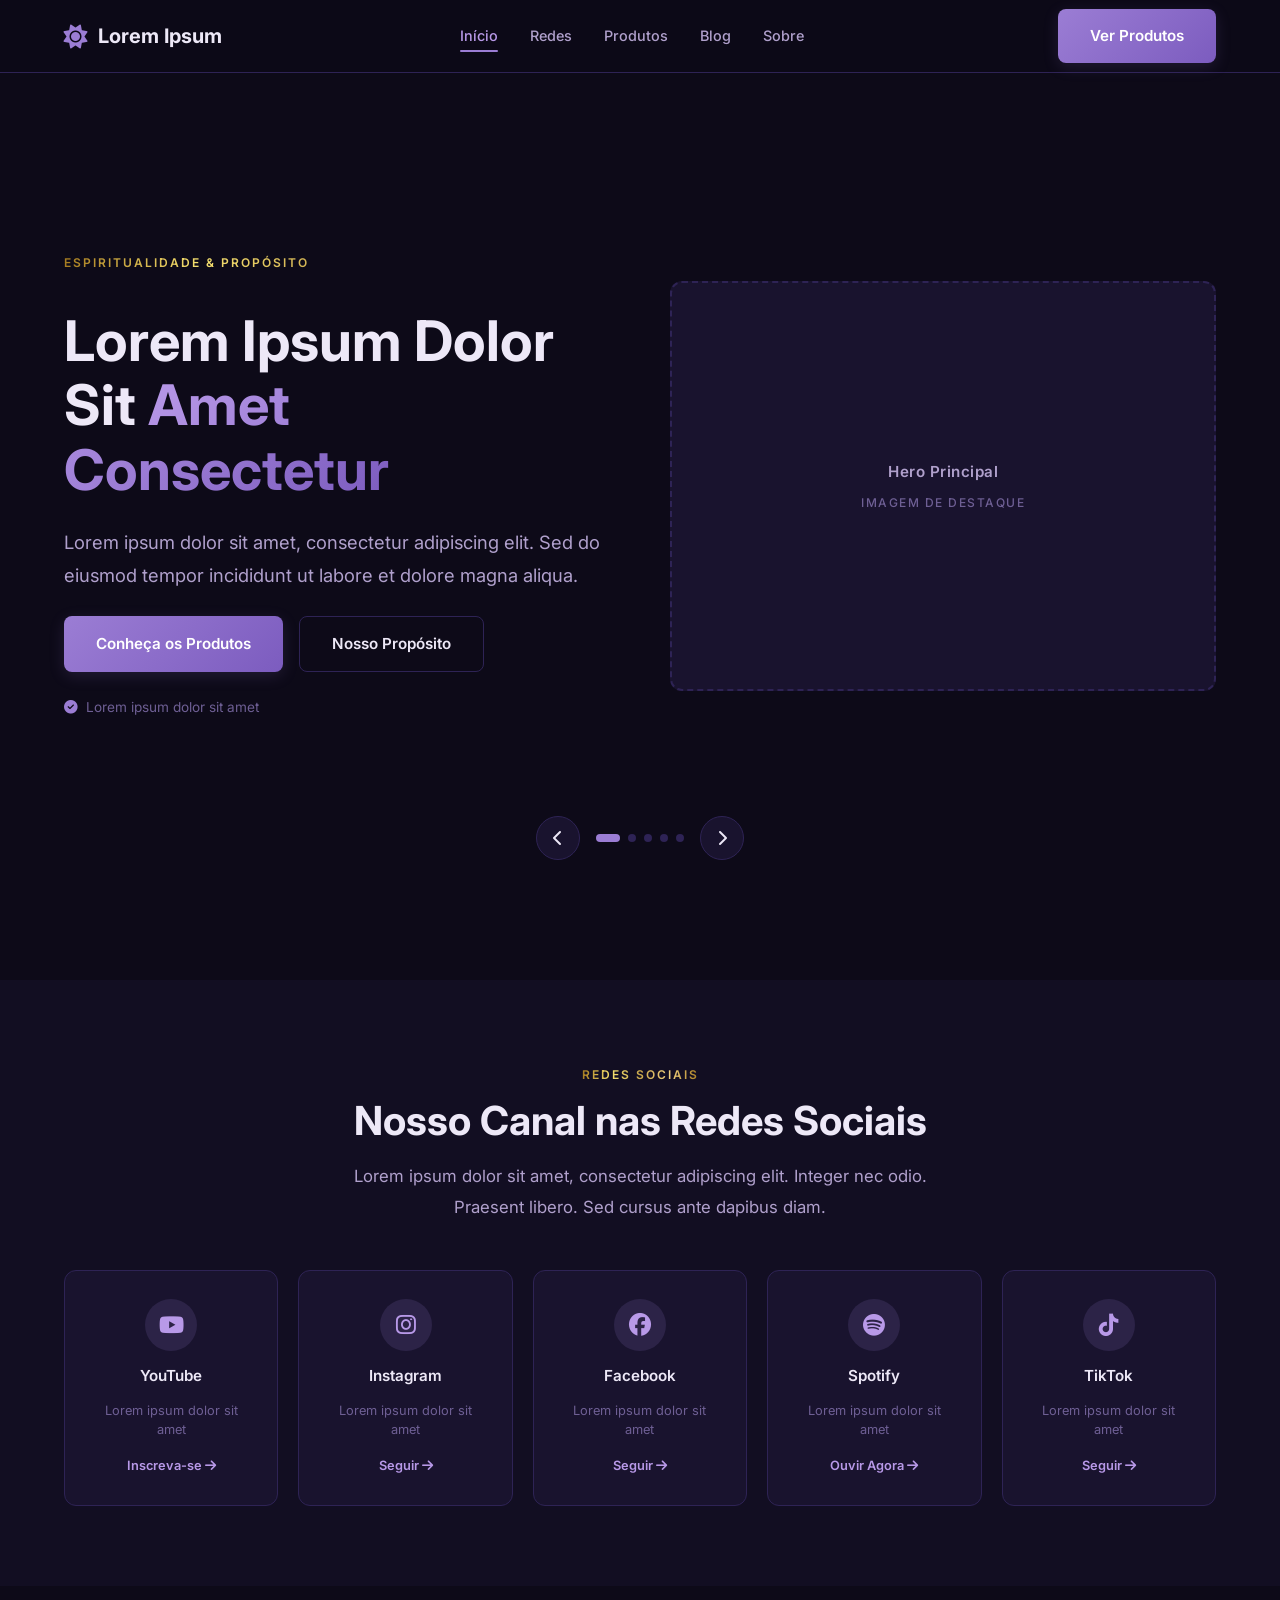
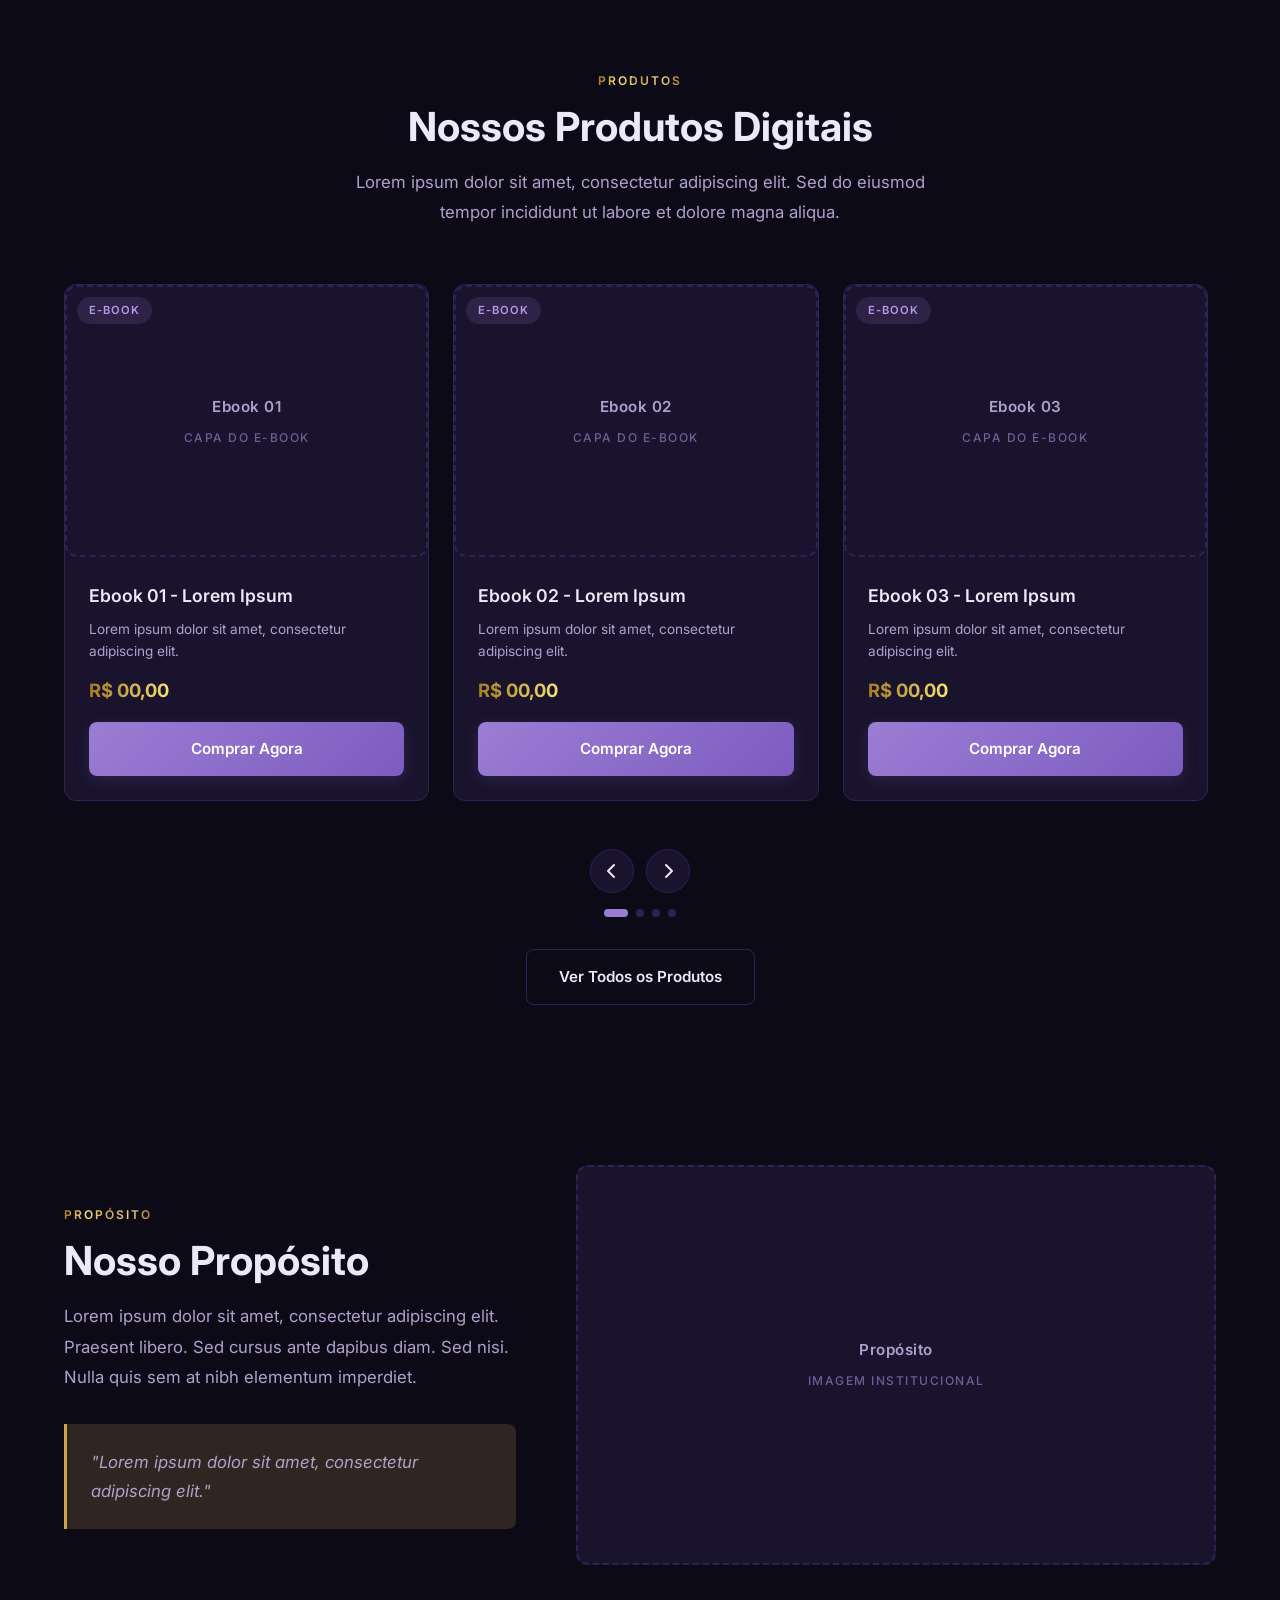
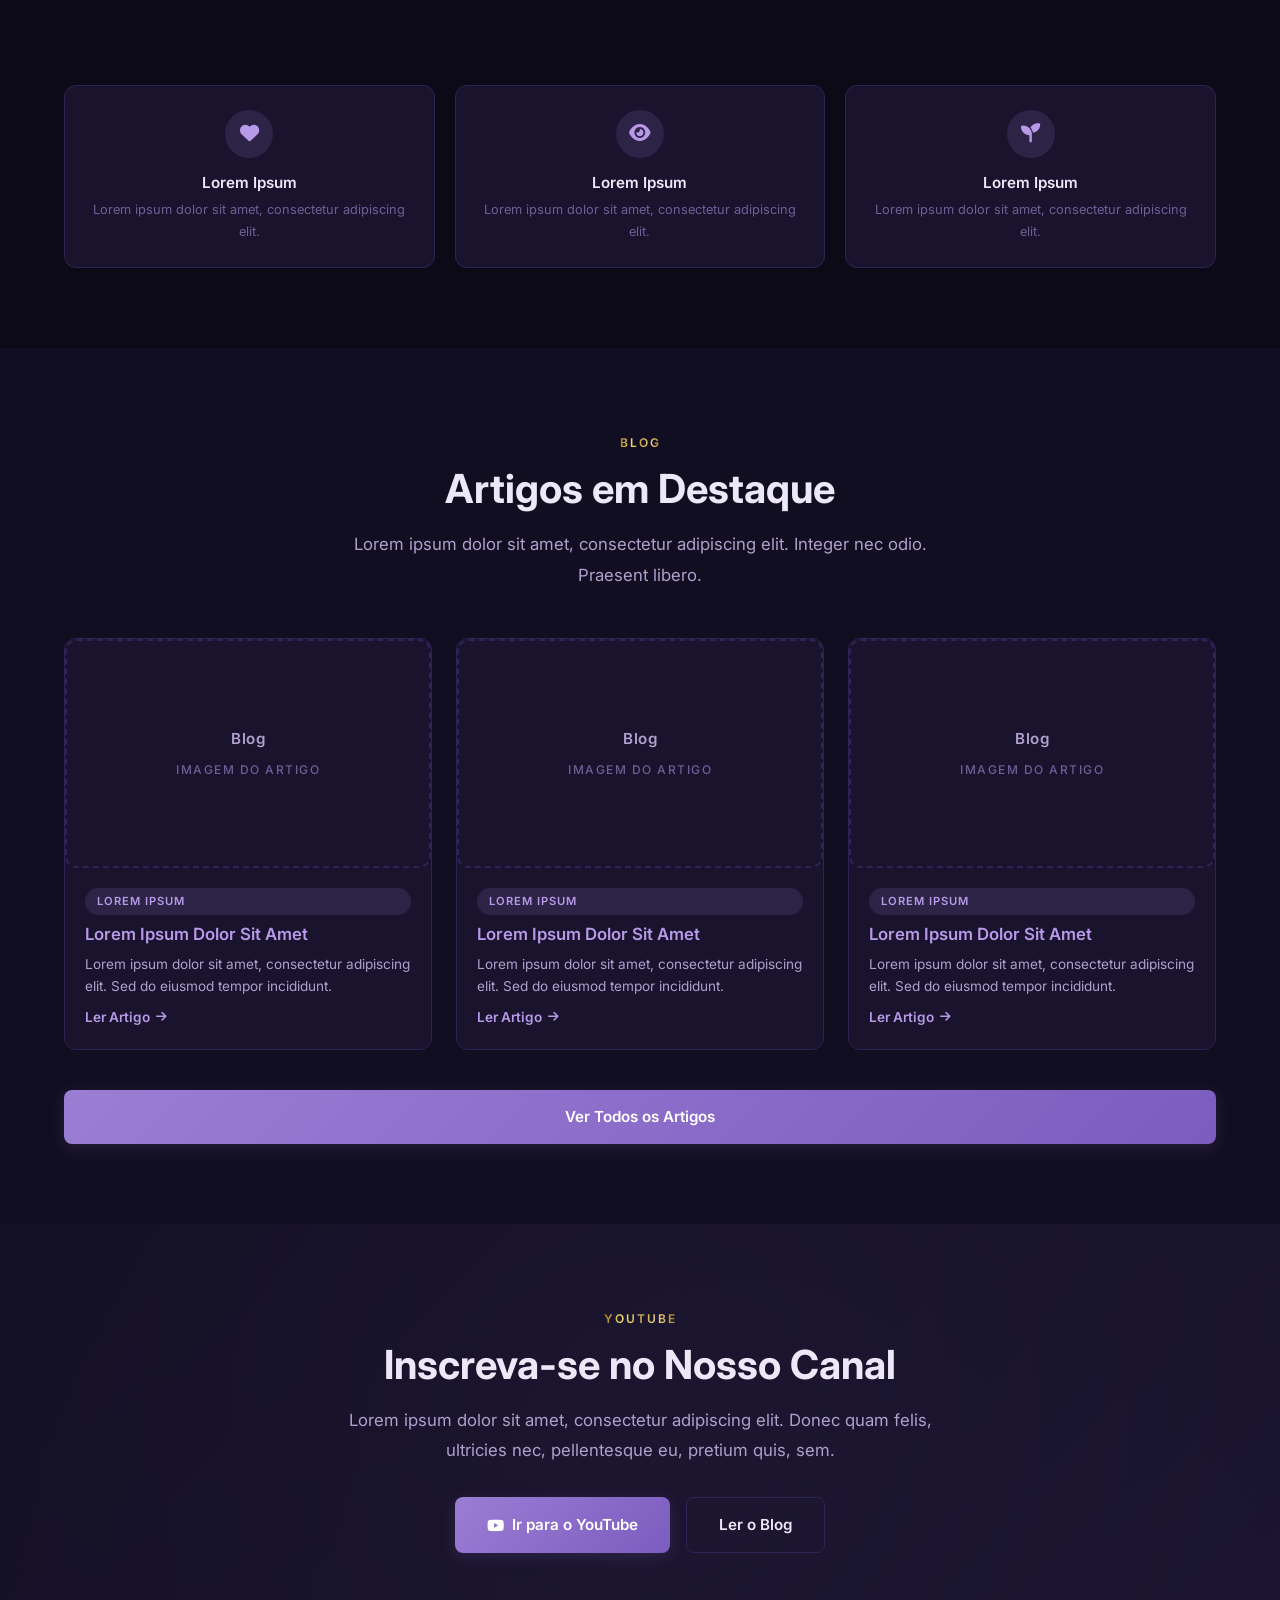
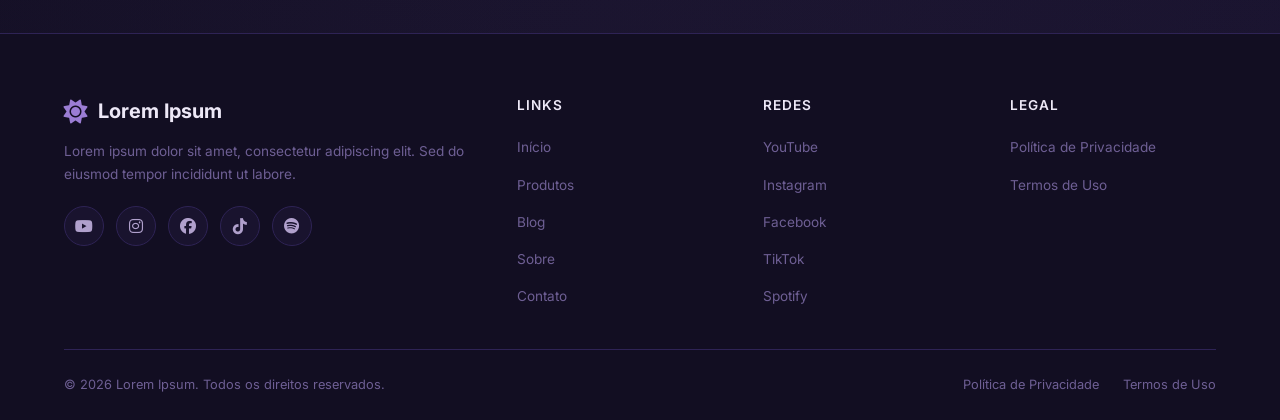
<file: index.html>
<!DOCTYPE html>
<html lang="pt-BR">
<head>
  <meta charset="UTF-8">
  <meta name="viewport" content="width=device-width, initial-scale=1.0">
  <title>Home | Lorem Ipsum</title>
  <link rel="stylesheet" href="style.css">
  <link rel="stylesheet" href="https://cdnjs.cloudflare.com/ajax/libs/font-awesome/6.5.0/css/all.min.css">
</head>
<body>

  <header class="header">
    <div class="container">
      <a href="index.html" class="header__logo">
        <i class="fa-solid fa-sun"></i>
        Lorem Ipsum
      </a>
      <nav class="header__nav">
        <a href="index.html" class="active">Início</a>
        <a href="#social">Redes</a>
        <a href="produtos.html">Produtos</a>
        <a href="blog.html">Blog</a>
        <a href="#purpose">Sobre</a>
      </nav>
      <a href="produtos.html" class="btn btn-primary header__cta">Ver Produtos</a>
      <button class="hamburger" onclick="document.querySelector('.mobile-nav').classList.toggle('open')" aria-label="Menu">
        <span></span>
        <span></span>
        <span></span>
      </button>
    </div>
  </header>

  <nav class="mobile-nav">
    <a href="index.html" class="active">Início</a>
    <a href="#social">Redes</a>
    <a href="produtos.html">Produtos</a>
    <a href="blog.html">Blog</a>
    <a href="#purpose">Sobre</a>
    <a href="produtos.html" class="btn btn-primary">Ver Produtos</a>
  </nav>

  <section class="hero">
    <div class="hero-carousel">
      <div class="hero-carousel__track">
        <div class="hero-carousel__slide active">
          <div class="container">
            <div class="hero__content">
              <span class="section-label">Espiritualidade & Propósito</span>
              <h1 class="hero__title">Lorem Ipsum Dolor Sit <span>Amet Consectetur</span></h1>
              <p class="hero__subtitle">Lorem ipsum dolor sit amet, consectetur adipiscing elit. Sed do eiusmod tempor incididunt ut labore et dolore magna aliqua.</p>
              <div class="hero__buttons">
                <a href="#products" class="btn btn-primary">Conheça os Produtos</a>
                <a href="#purpose" class="btn btn-secondary">Nosso Propósito</a>
              </div>
              <div class="hero__badge">
                <i class="fa-solid fa-circle-check"></i>
                Lorem ipsum dolor sit amet
              </div>
            </div>
            <div class="hero__image">
              <div class="image-placeholder" style="min-height: 400px; aspect-ratio: 4/3;">
                <span class="image-placeholder__title">Hero Principal</span>
                <span>Imagem de destaque</span>
              </div>
            </div>
          </div>
        </div>

        <div class="hero-carousel__slide">
          <div class="container">
            <div class="hero__content">
              <span class="section-label">Vídeos & Artigos</span>
              <h1 class="hero__title">Conteúdo Para <span>Transformar Sua Vida</span></h1>
              <p class="hero__subtitle">Lorem ipsum dolor sit amet, consectetur adipiscing elit. Sed do eiusmod tempor incididunt ut labore et dolore magna aliqua.</p>
              <div class="hero__buttons">
                <a href="blog.html" class="btn btn-primary">Ler Artigos</a>
                <a href="#social" class="btn btn-secondary">Nosso Canal</a>
              </div>
              <div class="hero__badge">
                <i class="fa-solid fa-circle-check"></i>
                Lorem ipsum dolor sit amet
              </div>
            </div>
            <div class="hero__image">
              <div class="image-placeholder" style="min-height: 400px; aspect-ratio: 4/3;">
                <span class="image-placeholder__title">Vídeos & Artigos</span>
                <span>Imagem de destaque</span>
              </div>
            </div>
          </div>
        </div>

        <div class="hero-carousel__slide">
          <div class="container">
            <div class="hero__content">
              <span class="section-label">Produtos Digitais</span>
              <h1 class="hero__title">E-books & Cursos <span>Para Sua Jornada</span></h1>
              <p class="hero__subtitle">Lorem ipsum dolor sit amet, consectetur adipiscing elit. Sed do eiusmod tempor incididunt ut labore et dolore magna aliqua.</p>
              <div class="hero__buttons">
                <a href="produtos.html" class="btn btn-primary">Ver Produtos</a>
                <a href="#purpose" class="btn btn-secondary">Nosso Propósito</a>
              </div>
              <div class="hero__badge">
                <i class="fa-solid fa-circle-check"></i>
                Lorem ipsum dolor sit amet
              </div>
            </div>
            <div class="hero__image">
              <div class="image-placeholder" style="min-height: 400px; aspect-ratio: 4/3;">
                <span class="image-placeholder__title">Produtos</span>
                <span>Imagem de destaque</span>
              </div>
            </div>
          </div>
        </div>

        <div class="hero-carousel__slide">
          <div class="container">
            <div class="hero__content">
              <span class="section-label">Blog</span>
              <h1 class="hero__title">Artigos Sobre <span>Espiritualidade</span></h1>
              <p class="hero__subtitle">Lorem ipsum dolor sit amet, consectetur adipiscing elit. Sed do eiusmod tempor incididunt ut labore et dolore magna aliqua.</p>
              <div class="hero__buttons">
                <a href="blog.html" class="btn btn-primary">Explorar Blog</a>
                <a href="#products" class="btn btn-secondary">Conheça Produtos</a>
              </div>
              <div class="hero__badge">
                <i class="fa-solid fa-circle-check"></i>
                Lorem ipsum dolor sit amet
              </div>
            </div>
            <div class="hero__image">
              <div class="image-placeholder" style="min-height: 400px; aspect-ratio: 4/3;">
                <span class="image-placeholder__title">Blog</span>
                <span>Imagem de destaque</span>
              </div>
            </div>
          </div>
        </div>

        <div class="hero-carousel__slide">
          <div class="container">
            <div class="hero__content">
              <span class="section-label">Comunidade</span>
              <h1 class="hero__title">Junte-se a Nossa <span>Comunidade</span></h1>
              <p class="hero__subtitle">Lorem ipsum dolor sit amet, consectetur adipiscing elit. Sed do eiusmod tempor incididunt ut labore et dolore magna aliqua.</p>
              <div class="hero__buttons">
                <a href="#social" class="btn btn-primary">Seguir nas Redes</a>
                <a href="produtos.html" class="btn btn-secondary">Ver Produtos</a>
              </div>
              <div class="hero__badge">
                <i class="fa-solid fa-circle-check"></i>
                Lorem ipsum dolor sit amet
              </div>
            </div>
            <div class="hero__image">
              <div class="image-placeholder" style="min-height: 400px; aspect-ratio: 4/3;">
                <span class="image-placeholder__title">Comunidade</span>
                <span>Imagem de destaque</span>
              </div>
            </div>
          </div>
        </div>
      </div>

      <div class="hero-carousel__controls">
        <button class="hero-carousel__prev" onclick="heroCarouselNav(-1)" aria-label="Anterior"><i class="fa-solid fa-chevron-left"></i></button>
        <div class="hero-carousel__dots">
          <span class="active" onclick="heroCarouselGo(0)"></span>
          <span onclick="heroCarouselGo(1)"></span>
          <span onclick="heroCarouselGo(2)"></span>
          <span onclick="heroCarouselGo(3)"></span>
          <span onclick="heroCarouselGo(4)"></span>
        </div>
        <button class="hero-carousel__next" onclick="heroCarouselNav(1)" aria-label="Próximo"><i class="fa-solid fa-chevron-right"></i></button>
      </div>
    </div>
  </section>

  <section class="social-section" id="social">
    <div class="container">
      <div style="text-align: center;">
        <span class="section-label">Redes Sociais</span>
        <h2 class="section-title">Nosso Canal nas Redes Sociais</h2>
        <p class="section-text" style="margin: 0 auto;">Lorem ipsum dolor sit amet, consectetur adipiscing elit. Integer nec odio. Praesent libero. Sed cursus ante dapibus diam.</p>
      </div>
      <div class="social-grid">
        <a href="#" class="social-card">
          <div class="social-card__icon"><i class="fa-brands fa-youtube"></i></div>
          <span class="social-card__name">YouTube</span>
          <span class="social-card__desc">Lorem ipsum dolor sit amet</span>
          <span class="social-card__link">Inscreva-se <i class="fa-solid fa-arrow-right"></i></span>
        </a>
        <a href="#" class="social-card">
          <div class="social-card__icon"><i class="fa-brands fa-instagram"></i></div>
          <span class="social-card__name">Instagram</span>
          <span class="social-card__desc">Lorem ipsum dolor sit amet</span>
          <span class="social-card__link">Seguir <i class="fa-solid fa-arrow-right"></i></span>
        </a>
        <a href="#" class="social-card">
          <div class="social-card__icon"><i class="fa-brands fa-facebook"></i></div>
          <span class="social-card__name">Facebook</span>
          <span class="social-card__desc">Lorem ipsum dolor sit amet</span>
          <span class="social-card__link">Seguir <i class="fa-solid fa-arrow-right"></i></span>
        </a>
        <a href="#" class="social-card">
          <div class="social-card__icon"><i class="fa-brands fa-spotify"></i></div>
          <span class="social-card__name">Spotify</span>
          <span class="social-card__desc">Lorem ipsum dolor sit amet</span>
          <span class="social-card__link">Ouvir Agora <i class="fa-solid fa-arrow-right"></i></span>
        </a>
        <a href="#" class="social-card">
          <div class="social-card__icon"><i class="fa-brands fa-tiktok"></i></div>
          <span class="social-card__name">TikTok</span>
          <span class="social-card__desc">Lorem ipsum dolor sit amet</span>
          <span class="social-card__link">Seguir <i class="fa-solid fa-arrow-right"></i></span>
        </a>
        <a href="#" class="social-card social-card--hidden">
          <div class="social-card__icon"><i class="fa-brands fa-telegram"></i></div>
          <span class="social-card__name">Telegram</span>
          <span class="social-card__desc">Lorem ipsum dolor sit amet</span>
          <span class="social-card__link">Entrar <i class="fa-solid fa-arrow-right"></i></span>
        </a>
        <a href="#" class="social-card social-card--hidden">
          <div class="social-card__icon"><i class="fa-brands fa-whatsapp"></i></div>
          <span class="social-card__name">WhatsApp</span>
          <span class="social-card__desc">Lorem ipsum dolor sit amet</span>
          <span class="social-card__link">Entrar <i class="fa-solid fa-arrow-right"></i></span>
        </a>
      </div>
    </div>
  </section>

  <section class="products-section" id="products">
    <div class="container">
      <div class="section-header">
        <span class="section-label">Produtos</span>
        <h2 class="section-title">Nossos Produtos Digitais</h2>
        <p class="section-text">Lorem ipsum dolor sit amet, consectetur adipiscing elit. Sed do eiusmod tempor incididunt ut labore et dolore magna aliqua.</p>
      </div>
      <div class="products-carousel">
        <div class="products-carousel__track">
          <div class="product-card card">
            <div class="product-card__image">
              <div class="image-placeholder" style="aspect-ratio: 4/3;">
                <span class="image-placeholder__title">Ebook 01</span>
                <span>Capa do e-book</span>
              </div>
              <span class="tag" style="position:absolute;top:12px;left:12px;">E-book</span>
            </div>
            <div class="product-card__body">
              <h3 class="product-card__name">Ebook 01 - Lorem Ipsum</h3>
              <p class="product-card__desc">Lorem ipsum dolor sit amet, consectetur adipiscing elit.</p>
              <span class="product-card__price">R$ 00,00</span>
              <a href="#" class="btn btn-primary product-card__btn">Comprar Agora</a>
            </div>
          </div>
          <div class="product-card card">
            <div class="product-card__image">
              <div class="image-placeholder" style="aspect-ratio: 4/3;">
                <span class="image-placeholder__title">Ebook 02</span>
                <span>Capa do e-book</span>
              </div>
              <span class="tag" style="position:absolute;top:12px;left:12px;">E-book</span>
            </div>
            <div class="product-card__body">
              <h3 class="product-card__name">Ebook 02 - Lorem Ipsum</h3>
              <p class="product-card__desc">Lorem ipsum dolor sit amet, consectetur adipiscing elit.</p>
              <span class="product-card__price">R$ 00,00</span>
              <a href="#" class="btn btn-primary product-card__btn">Comprar Agora</a>
            </div>
          </div>
          <div class="product-card card">
            <div class="product-card__image">
              <div class="image-placeholder" style="aspect-ratio: 4/3;">
                <span class="image-placeholder__title">Ebook 03</span>
                <span>Capa do e-book</span>
              </div>
              <span class="tag" style="position:absolute;top:12px;left:12px;">E-book</span>
            </div>
            <div class="product-card__body">
              <h3 class="product-card__name">Ebook 03 - Lorem Ipsum</h3>
              <p class="product-card__desc">Lorem ipsum dolor sit amet, consectetur adipiscing elit.</p>
              <span class="product-card__price">R$ 00,00</span>
              <a href="#" class="btn btn-primary product-card__btn">Comprar Agora</a>
            </div>
          </div>
          <div class="product-card card">
            <div class="product-card__image">
              <div class="image-placeholder" style="aspect-ratio: 4/3;">
                <span class="image-placeholder__title">Ebook 04</span>
                <span>Capa do e-book</span>
              </div>
              <span class="tag" style="position:absolute;top:12px;left:12px;">E-book</span>
            </div>
            <div class="product-card__body">
              <h3 class="product-card__name">Ebook 04 - Lorem Ipsum</h3>
              <p class="product-card__desc">Lorem ipsum dolor sit amet, consectetur adipiscing elit.</p>
              <span class="product-card__price">R$ 00,00</span>
              <a href="#" class="btn btn-primary product-card__btn">Comprar Agora</a>
            </div>
          </div>
        </div>
        <div class="carousel-controls">
          <button onclick="scrollCarousel(-1)"><i class="fa-solid fa-chevron-left"></i></button>
          <button onclick="scrollCarousel(1)"><i class="fa-solid fa-chevron-right"></i></button>
        </div>
        <div class="carousel-dots">
          <span class="active"></span>
          <span></span>
          <span></span>
          <span></span>
        </div>
      </div>
      <div style="text-align: center; margin-top: 32px;">
        <a href="produtos.html" class="btn btn-secondary">Ver Todos os Produtos</a>
      </div>
    </div>
  </section>

  <section class="purpose-section" id="purpose">
    <div class="container">
      <div class="purpose-content">
        <span class="section-label">Propósito</span>
        <h2 class="section-title">Nosso Propósito</h2>
        <p class="section-text">Lorem ipsum dolor sit amet, consectetur adipiscing elit. Praesent libero. Sed cursus ante dapibus diam. Sed nisi. Nulla quis sem at nibh elementum imperdiet.</p>
        <div class="purpose-quote">
          "Lorem ipsum dolor sit amet, consectetur adipiscing elit."
        </div>
      </div>
      <div>
        <div class="image-placeholder" style="min-height: 400px;">
          <span class="image-placeholder__title">Propósito</span>
          <span>Imagem institucional</span>
        </div>
      </div>
    </div>
  </section>

  <section style="padding: 0 0 80px;">
    <div class="container">
      <div class="purpose-pillars">
        <div class="purpose-pillar">
          <div class="purpose-pillar__icon"><i class="fa-solid fa-heart"></i></div>
          <h4 class="purpose-pillar__title">Lorem Ipsum</h4>
          <p class="purpose-pillar__text">Lorem ipsum dolor sit amet, consectetur adipiscing elit.</p>
        </div>
        <div class="purpose-pillar">
          <div class="purpose-pillar__icon"><i class="fa-solid fa-eye"></i></div>
          <h4 class="purpose-pillar__title">Lorem Ipsum</h4>
          <p class="purpose-pillar__text">Lorem ipsum dolor sit amet, consectetur adipiscing elit.</p>
        </div>
        <div class="purpose-pillar">
          <div class="purpose-pillar__icon"><i class="fa-solid fa-seedling"></i></div>
          <h4 class="purpose-pillar__title">Lorem Ipsum</h4>
          <p class="purpose-pillar__text">Lorem ipsum dolor sit amet, consectetur adipiscing elit.</p>
        </div>
      </div>
    </div>
  </section>

  <section class="blog-highlights-section">
    <div class="container">
      <div class="section-header">
        <span class="section-label">Blog</span>
        <h2 class="section-title">Artigos em Destaque</h2>
        <p class="section-text">Lorem ipsum dolor sit amet, consectetur adipiscing elit. Integer nec odio. Praesent libero.</p>
      </div>
      <div class="blog-grid">
        <a href="post.html" class="card blog-card">
          <div class="blog-card__image image-placeholder">
            <span class="image-placeholder__title">Blog</span>
            <span>Imagem do artigo</span>
          </div>
          <div class="blog-card__body">
            <span class="tag blog-card__category">Lorem Ipsum</span>
            <h3 class="blog-card__title">Lorem Ipsum Dolor Sit Amet</h3>
            <p class="blog-card__excerpt">Lorem ipsum dolor sit amet, consectetur adipiscing elit. Sed do eiusmod tempor incididunt.</p>
            <span class="blog-card__link">Ler Artigo <i class="fa-solid fa-arrow-right"></i></span>
          </div>
        </a>
        <a href="post.html" class="card blog-card">
          <div class="blog-card__image image-placeholder">
            <span class="image-placeholder__title">Blog</span>
            <span>Imagem do artigo</span>
          </div>
          <div class="blog-card__body">
            <span class="tag blog-card__category">Lorem Ipsum</span>
            <h3 class="blog-card__title">Lorem Ipsum Dolor Sit Amet</h3>
            <p class="blog-card__excerpt">Lorem ipsum dolor sit amet, consectetur adipiscing elit. Sed do eiusmod tempor incididunt.</p>
            <span class="blog-card__link">Ler Artigo <i class="fa-solid fa-arrow-right"></i></span>
          </div>
        </a>
        <a href="post.html" class="card blog-card">
          <div class="blog-card__image image-placeholder">
            <span class="image-placeholder__title">Blog</span>
            <span>Imagem do artigo</span>
          </div>
          <div class="blog-card__body">
            <span class="tag blog-card__category">Lorem Ipsum</span>
            <h3 class="blog-card__title">Lorem Ipsum Dolor Sit Amet</h3>
            <p class="blog-card__excerpt">Lorem ipsum dolor sit amet, consectetur adipiscing elit. Sed do eiusmod tempor incididunt.</p>
            <span class="blog-card__link">Ler Artigo <i class="fa-solid fa-arrow-right"></i></span>
          </div>
        </a>
      </div>
      <a href="blog.html" class="btn btn-primary" style="margin-top: 40px;">Ver Todos os Artigos</a>
    </div>
  </section>

  <section class="cta-section">
    <div class="container">
      <span class="section-label">YouTube</span>
      <h2 class="section-title">Inscreva-se no Nosso Canal</h2>
      <p class="section-text">Lorem ipsum dolor sit amet, consectetur adipiscing elit. Donec quam felis, ultricies nec, pellentesque eu, pretium quis, sem.</p>
      <div class="cta-buttons">
        <a href="#" class="btn btn-primary"><i class="fa-brands fa-youtube"></i> Ir para o YouTube</a>
        <a href="blog.html" class="btn btn-secondary">Ler o Blog</a>
      </div>
    </div>
  </section>

  <footer class="footer">
    <div class="container">
      <div class="footer__grid">
        <div class="footer__brand">
          <div class="footer__logo">
            <i class="fa-solid fa-sun"></i>
            Lorem Ipsum
          </div>
          <p class="footer__desc">Lorem ipsum dolor sit amet, consectetur adipiscing elit. Sed do eiusmod tempor incididunt ut labore.</p>
          <div class="footer__social">
            <a href="#"><i class="fa-brands fa-youtube"></i></a>
            <a href="#"><i class="fa-brands fa-instagram"></i></a>
            <a href="#"><i class="fa-brands fa-facebook"></i></a>
            <a href="#"><i class="fa-brands fa-tiktok"></i></a>
            <a href="#"><i class="fa-brands fa-spotify"></i></a>
          </div>
        </div>
        <div>
          <h4 class="footer__heading">Links</h4>
          <ul class="footer__links">
            <li><a href="index.html">Início</a></li>
            <li><a href="produtos.html">Produtos</a></li>
            <li><a href="blog.html">Blog</a></li>
            <li><a href="#purpose">Sobre</a></li>
            <li><a href="#">Contato</a></li>
          </ul>
        </div>
        <div>
          <h4 class="footer__heading">Redes</h4>
          <ul class="footer__links">
            <li><a href="#">YouTube</a></li>
            <li><a href="#">Instagram</a></li>
            <li><a href="#">Facebook</a></li>
            <li><a href="#">TikTok</a></li>
            <li><a href="#">Spotify</a></li>
          </ul>
        </div>
        <div>
          <h4 class="footer__heading">Legal</h4>
          <ul class="footer__links">
            <li><a href="#">Política de Privacidade</a></li>
            <li><a href="#">Termos de Uso</a></li>
          </ul>
        </div>
      </div>
      <div class="footer__bottom">
        <span>&copy; 2026 Lorem Ipsum. Todos os direitos reservados.</span>
        <div class="footer__legal">
          <a href="#">Política de Privacidade</a>
          <a href="#">Termos de Uso</a>
        </div>
      </div>
    </div>
  </footer>

  <script>
    var heroSlideIndex = 0;
    var heroSlideCount = document.querySelectorAll('.hero-carousel__slide').length;
    var heroAutoPlay;

    function heroCarouselGo(index) {
      var slides = document.querySelectorAll('.hero-carousel__slide');
      var dots = document.querySelectorAll('.hero-carousel__dots span');
      slides.forEach(function(s) { s.classList.remove('active'); });
      dots.forEach(function(d) { d.classList.remove('active'); });
      heroSlideIndex = index;
      if (heroSlideIndex >= slides.length) heroSlideIndex = 0;
      if (heroSlideIndex < 0) heroSlideIndex = slides.length - 1;
      slides[heroSlideIndex].classList.add('active');
      dots[heroSlideIndex].classList.add('active');
      resetHeroAutoPlay();
    }

    function heroCarouselNav(dir) {
      heroCarouselGo(heroSlideIndex + dir);
    }

    function resetHeroAutoPlay() {
      clearInterval(heroAutoPlay);
      heroAutoPlay = setInterval(function() {
        heroCarouselGo(heroSlideIndex + 1);
      }, 5000);
    }

    resetHeroAutoPlay();

    function scrollCarousel(direction) {
      var track = document.querySelector('.products-carousel__track');
      var cardWidth = track.querySelector('.product-card').offsetWidth + 24;
      track.scrollBy({ left: direction * cardWidth, behavior: 'smooth' });
    }

    document.querySelector('.hamburger').addEventListener('click', function() {
      this.classList.toggle('active');
    });

    document.querySelectorAll('.mobile-nav a').forEach(function(link) {
      link.addEventListener('click', function() {
        document.querySelector('.mobile-nav').classList.remove('open');
        document.querySelector('.hamburger').classList.remove('active');
      });
    });
  </script>

</body>
</html>
</file>
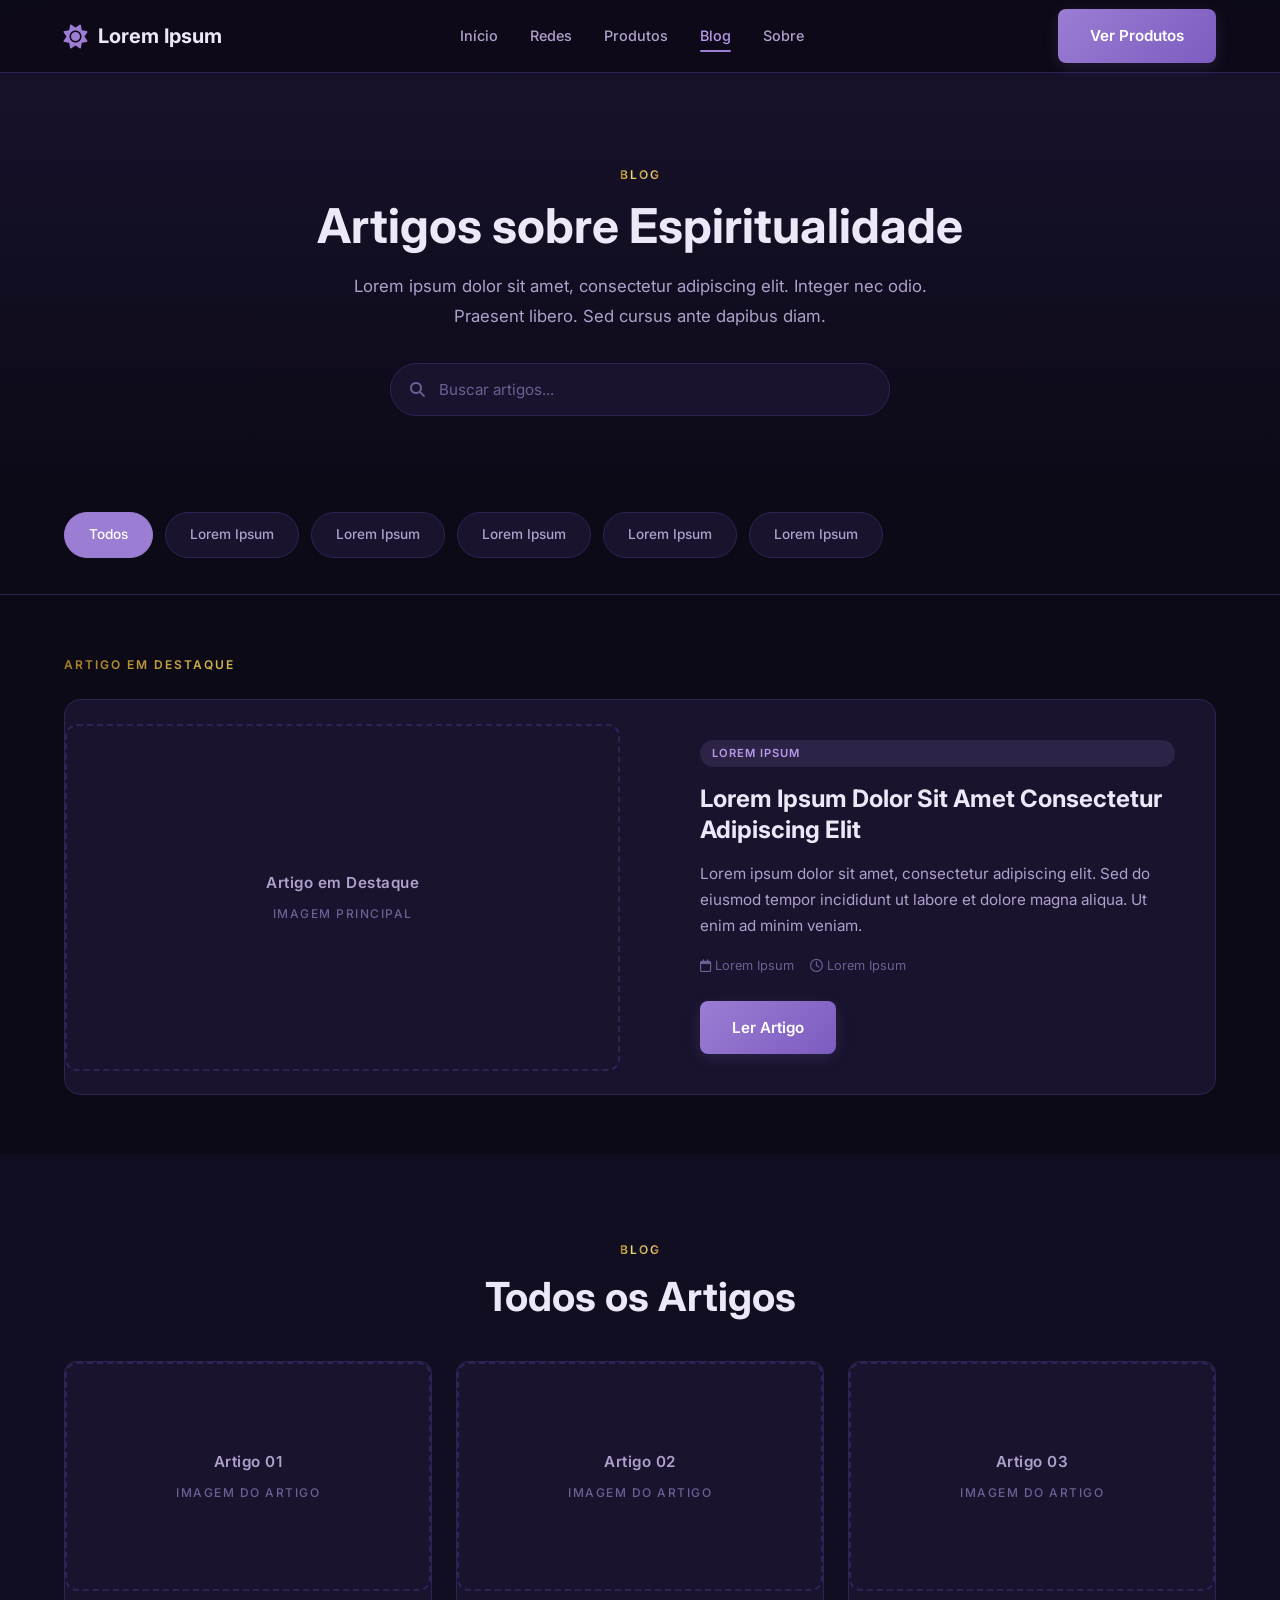
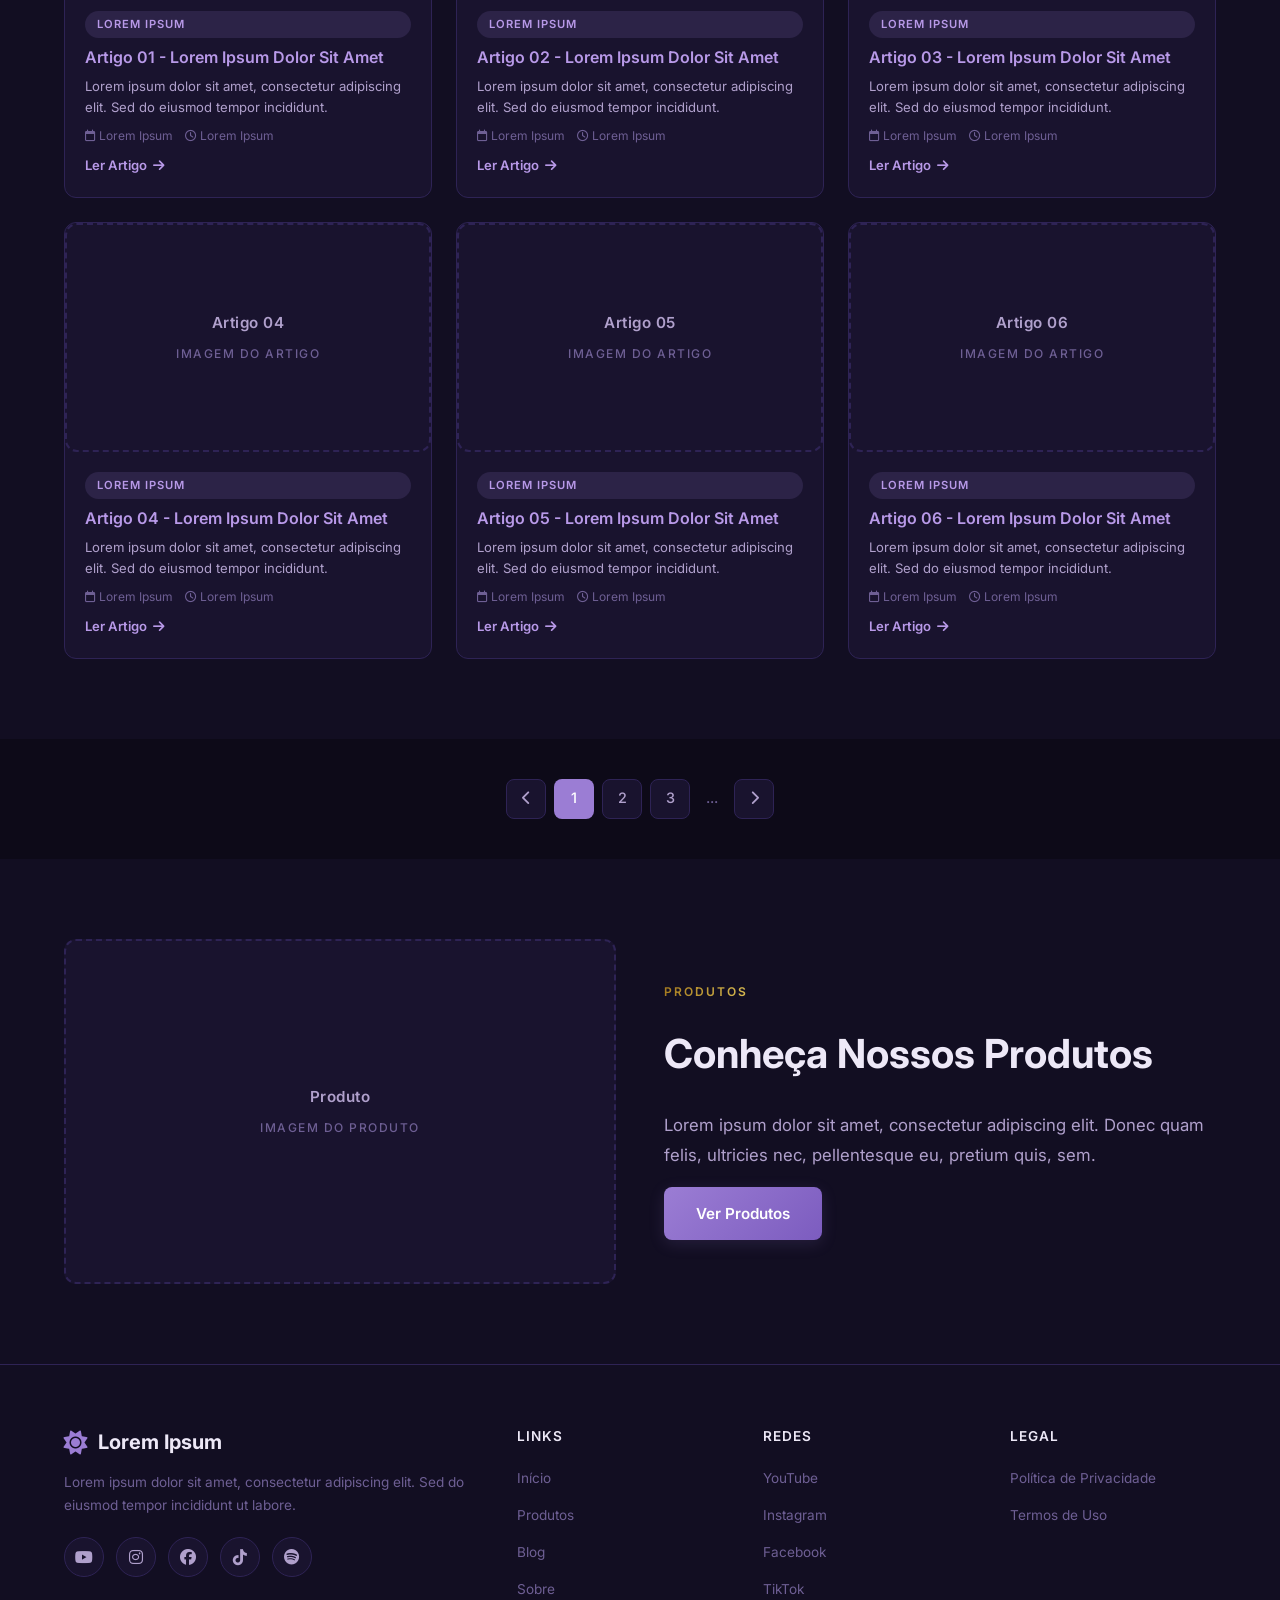
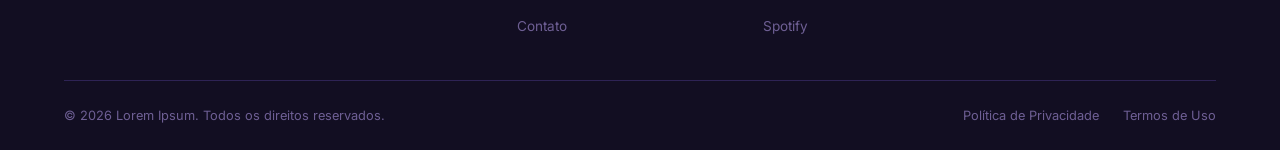
<file: blog.html>
<!DOCTYPE html>
<html lang="pt-BR">
<head>
  <meta charset="UTF-8">
  <meta name="viewport" content="width=device-width, initial-scale=1.0">
  <title>Blog | Lorem Ipsum</title>
  <link rel="stylesheet" href="style.css">
  <link rel="stylesheet" href="https://cdnjs.cloudflare.com/ajax/libs/font-awesome/6.5.0/css/all.min.css">
</head>
<body>

  <header class="header">
    <div class="container">
      <a href="index.html" class="header__logo">
        <i class="fa-solid fa-sun"></i>
        Lorem Ipsum
      </a>
      <nav class="header__nav">
        <a href="index.html">Início</a>
        <a href="index.html#social">Redes</a>
        <a href="produtos.html">Produtos</a>
        <a href="blog.html" class="active">Blog</a>
        <a href="index.html#purpose">Sobre</a>
      </nav>
      <a href="produtos.html" class="btn btn-primary header__cta">Ver Produtos</a>
      <button class="hamburger" onclick="document.querySelector('.mobile-nav').classList.toggle('open')" aria-label="Menu">
        <span></span>
        <span></span>
        <span></span>
      </button>
    </div>
  </header>

  <nav class="mobile-nav">
    <a href="index.html">Início</a>
    <a href="index.html#social">Redes</a>
    <a href="produtos.html">Produtos</a>
    <a href="blog.html" class="active">Blog</a>
    <a href="index.html#purpose">Sobre</a>
    <a href="produtos.html" class="btn btn-primary">Ver Produtos</a>
  </nav>

  <section class="blog-hero">
    <div class="container">
      <span class="section-label">Blog</span>
      <h1 class="section-title">Artigos sobre Espiritualidade</h1>
      <p class="section-text">Lorem ipsum dolor sit amet, consectetur adipiscing elit. Integer nec odio. Praesent libero. Sed cursus ante dapibus diam.</p>
      <div class="search-box">
        <i class="fa-solid fa-magnifying-glass"></i>
        <input type="text" placeholder="Buscar artigos...">
      </div>
    </div>
  </section>

  <section class="categories-section">
    <div class="container">
      <div class="categories-list">
        <a href="#" class="category-chip active">Todos</a>
        <a href="#" class="category-chip">Lorem Ipsum</a>
        <a href="#" class="category-chip">Lorem Ipsum</a>
        <a href="#" class="category-chip">Lorem Ipsum</a>
        <a href="#" class="category-chip">Lorem Ipsum</a>
        <a href="#" class="category-chip">Lorem Ipsum</a>
      </div>
    </div>
  </section>

  <section class="featured-post-section">
    <div class="container">
      <span class="section-label" style="margin-bottom: 24px; display: block;">Artigo em Destaque</span>
      <div class="featured-post">
        <div class="featured-post__image image-placeholder" style="min-height: 240px;">
          <span class="image-placeholder__title">Artigo em Destaque</span>
          <span>Imagem principal</span>
        </div>
        <div class="featured-post__content">
          <span class="tag">Lorem Ipsum</span>
          <h2 class="featured-post__title">Lorem Ipsum Dolor Sit Amet Consectetur Adipiscing Elit</h2>
          <p class="featured-post__excerpt">Lorem ipsum dolor sit amet, consectetur adipiscing elit. Sed do eiusmod tempor incididunt ut labore et dolore magna aliqua. Ut enim ad minim veniam.</p>
          <div class="featured-post__meta">
            <span><i class="fa-regular fa-calendar"></i> Lorem Ipsum</span>
            <span><i class="fa-regular fa-clock"></i> Lorem Ipsum</span>
          </div>
          <a href="post.html" class="btn btn-primary" style="align-self: flex-start; margin-top: 8px;">Ler Artigo</a>
        </div>
      </div>
    </div>
  </section>

  <section class="posts-grid-section">
    <div class="container">
      <div style="text-align: center; margin-bottom: 20px;">
        <span class="section-label">Blog</span>
        <h2 class="section-title">Todos os Artigos</h2>
      </div>
      <div class="posts-grid">
        <a href="post.html" class="card post-card">
          <div class="post-card__image image-placeholder">
            <span class="image-placeholder__title">Artigo 01</span>
            <span>Imagem do artigo</span>
          </div>
          <div class="post-card__body">
            <span class="tag">Lorem Ipsum</span>
            <h3 class="post-card__title">Artigo 01 - Lorem Ipsum Dolor Sit Amet</h3>
            <p class="post-card__excerpt">Lorem ipsum dolor sit amet, consectetur adipiscing elit. Sed do eiusmod tempor incididunt.</p>
            <div class="post-card__meta">
              <span><i class="fa-regular fa-calendar"></i> Lorem Ipsum</span>
              <span><i class="fa-regular fa-clock"></i> Lorem Ipsum</span>
            </div>
            <span class="post-card__link">Ler Artigo <i class="fa-solid fa-arrow-right"></i></span>
          </div>
        </a>
        <a href="post.html" class="card post-card">
          <div class="post-card__image image-placeholder">
            <span class="image-placeholder__title">Artigo 02</span>
            <span>Imagem do artigo</span>
          </div>
          <div class="post-card__body">
            <span class="tag">Lorem Ipsum</span>
            <h3 class="post-card__title">Artigo 02 - Lorem Ipsum Dolor Sit Amet</h3>
            <p class="post-card__excerpt">Lorem ipsum dolor sit amet, consectetur adipiscing elit. Sed do eiusmod tempor incididunt.</p>
            <div class="post-card__meta">
              <span><i class="fa-regular fa-calendar"></i> Lorem Ipsum</span>
              <span><i class="fa-regular fa-clock"></i> Lorem Ipsum</span>
            </div>
            <span class="post-card__link">Ler Artigo <i class="fa-solid fa-arrow-right"></i></span>
          </div>
        </a>
        <a href="post.html" class="card post-card">
          <div class="post-card__image image-placeholder">
            <span class="image-placeholder__title">Artigo 03</span>
            <span>Imagem do artigo</span>
          </div>
          <div class="post-card__body">
            <span class="tag">Lorem Ipsum</span>
            <h3 class="post-card__title">Artigo 03 - Lorem Ipsum Dolor Sit Amet</h3>
            <p class="post-card__excerpt">Lorem ipsum dolor sit amet, consectetur adipiscing elit. Sed do eiusmod tempor incididunt.</p>
            <div class="post-card__meta">
              <span><i class="fa-regular fa-calendar"></i> Lorem Ipsum</span>
              <span><i class="fa-regular fa-clock"></i> Lorem Ipsum</span>
            </div>
            <span class="post-card__link">Ler Artigo <i class="fa-solid fa-arrow-right"></i></span>
          </div>
        </a>
        <a href="post.html" class="card post-card">
          <div class="post-card__image image-placeholder">
            <span class="image-placeholder__title">Artigo 04</span>
            <span>Imagem do artigo</span>
          </div>
          <div class="post-card__body">
            <span class="tag">Lorem Ipsum</span>
            <h3 class="post-card__title">Artigo 04 - Lorem Ipsum Dolor Sit Amet</h3>
            <p class="post-card__excerpt">Lorem ipsum dolor sit amet, consectetur adipiscing elit. Sed do eiusmod tempor incididunt.</p>
            <div class="post-card__meta">
              <span><i class="fa-regular fa-calendar"></i> Lorem Ipsum</span>
              <span><i class="fa-regular fa-clock"></i> Lorem Ipsum</span>
            </div>
            <span class="post-card__link">Ler Artigo <i class="fa-solid fa-arrow-right"></i></span>
          </div>
        </a>
        <a href="post.html" class="card post-card">
          <div class="post-card__image image-placeholder">
            <span class="image-placeholder__title">Artigo 05</span>
            <span>Imagem do artigo</span>
          </div>
          <div class="post-card__body">
            <span class="tag">Lorem Ipsum</span>
            <h3 class="post-card__title">Artigo 05 - Lorem Ipsum Dolor Sit Amet</h3>
            <p class="post-card__excerpt">Lorem ipsum dolor sit amet, consectetur adipiscing elit. Sed do eiusmod tempor incididunt.</p>
            <div class="post-card__meta">
              <span><i class="fa-regular fa-calendar"></i> Lorem Ipsum</span>
              <span><i class="fa-regular fa-clock"></i> Lorem Ipsum</span>
            </div>
            <span class="post-card__link">Ler Artigo <i class="fa-solid fa-arrow-right"></i></span>
          </div>
        </a>
        <a href="post.html" class="card post-card">
          <div class="post-card__image image-placeholder">
            <span class="image-placeholder__title">Artigo 06</span>
            <span>Imagem do artigo</span>
          </div>
          <div class="post-card__body">
            <span class="tag">Lorem Ipsum</span>
            <h3 class="post-card__title">Artigo 06 - Lorem Ipsum Dolor Sit Amet</h3>
            <p class="post-card__excerpt">Lorem ipsum dolor sit amet, consectetur adipiscing elit. Sed do eiusmod tempor incididunt.</p>
            <div class="post-card__meta">
              <span><i class="fa-regular fa-calendar"></i> Lorem Ipsum</span>
              <span><i class="fa-regular fa-clock"></i> Lorem Ipsum</span>
            </div>
            <span class="post-card__link">Ler Artigo <i class="fa-solid fa-arrow-right"></i></span>
          </div>
        </a>
      </div>
    </div>
  </section>

  <section class="pagination-section">
    <div class="container">
      <div class="pagination">
        <a href="#"><i class="fa-solid fa-chevron-left"></i></a>
        <span class="active">1</span>
        <a href="#">2</a>
        <a href="#">3</a>
        <span class="dots">...</span>
        <a href="#"><i class="fa-solid fa-chevron-right"></i></a>
      </div>
    </div>
  </section>

  <section class="blog-cta-section">
    <div class="container">
      <div class="blog-cta">
        <div class="blog-cta__product image-placeholder" style="min-height: 320px;">
          <span class="image-placeholder__title">Produto</span>
          <span>Imagem do produto</span>
        </div>
        <div class="blog-cta__content">
          <span class="section-label">Produtos</span>
          <h2 class="section-title">Conheça Nossos Produtos</h2>
          <p class="section-text">Lorem ipsum dolor sit amet, consectetur adipiscing elit. Donec quam felis, ultricies nec, pellentesque eu, pretium quis, sem.</p>
          <a href="produtos.html" class="btn btn-primary">Ver Produtos</a>
        </div>
      </div>
    </div>
  </section>

  <footer class="footer">
    <div class="container">
      <div class="footer__grid">
        <div class="footer__brand">
          <div class="footer__logo">
            <i class="fa-solid fa-sun"></i>
            Lorem Ipsum
          </div>
          <p class="footer__desc">Lorem ipsum dolor sit amet, consectetur adipiscing elit. Sed do eiusmod tempor incididunt ut labore.</p>
          <div class="footer__social">
            <a href="#"><i class="fa-brands fa-youtube"></i></a>
            <a href="#"><i class="fa-brands fa-instagram"></i></a>
            <a href="#"><i class="fa-brands fa-facebook"></i></a>
            <a href="#"><i class="fa-brands fa-tiktok"></i></a>
            <a href="#"><i class="fa-brands fa-spotify"></i></a>
          </div>
        </div>
        <div>
          <h4 class="footer__heading">Links</h4>
          <ul class="footer__links">
            <li><a href="index.html">Início</a></li>
            <li><a href="produtos.html">Produtos</a></li>
            <li><a href="blog.html">Blog</a></li>
            <li><a href="index.html#purpose">Sobre</a></li>
            <li><a href="#">Contato</a></li>
          </ul>
        </div>
        <div>
          <h4 class="footer__heading">Redes</h4>
          <ul class="footer__links">
            <li><a href="#">YouTube</a></li>
            <li><a href="#">Instagram</a></li>
            <li><a href="#">Facebook</a></li>
            <li><a href="#">TikTok</a></li>
            <li><a href="#">Spotify</a></li>
          </ul>
        </div>
        <div>
          <h4 class="footer__heading">Legal</h4>
          <ul class="footer__links">
            <li><a href="#">Política de Privacidade</a></li>
            <li><a href="#">Termos de Uso</a></li>
          </ul>
        </div>
      </div>
      <div class="footer__bottom">
        <span>&copy; 2026 Lorem Ipsum. Todos os direitos reservados.</span>
        <div class="footer__legal">
          <a href="#">Política de Privacidade</a>
          <a href="#">Termos de Uso</a>
        </div>
      </div>
    </div>
  </footer>

  <script>
    document.querySelector('.hamburger').addEventListener('click', function() {
      this.classList.toggle('active');
    });

    document.querySelectorAll('.mobile-nav a').forEach(function(link) {
      link.addEventListener('click', function() {
        document.querySelector('.mobile-nav').classList.remove('open');
        document.querySelector('.hamburger').classList.remove('active');
      });
    });

    document.querySelectorAll('.category-chip').forEach(function(chip) {
      chip.addEventListener('click', function(e) {
        e.preventDefault();
        document.querySelectorAll('.category-chip').forEach(function(c) { c.classList.remove('active'); });
        this.classList.add('active');
      });
    });
  </script>

</body>
</html>
</file>
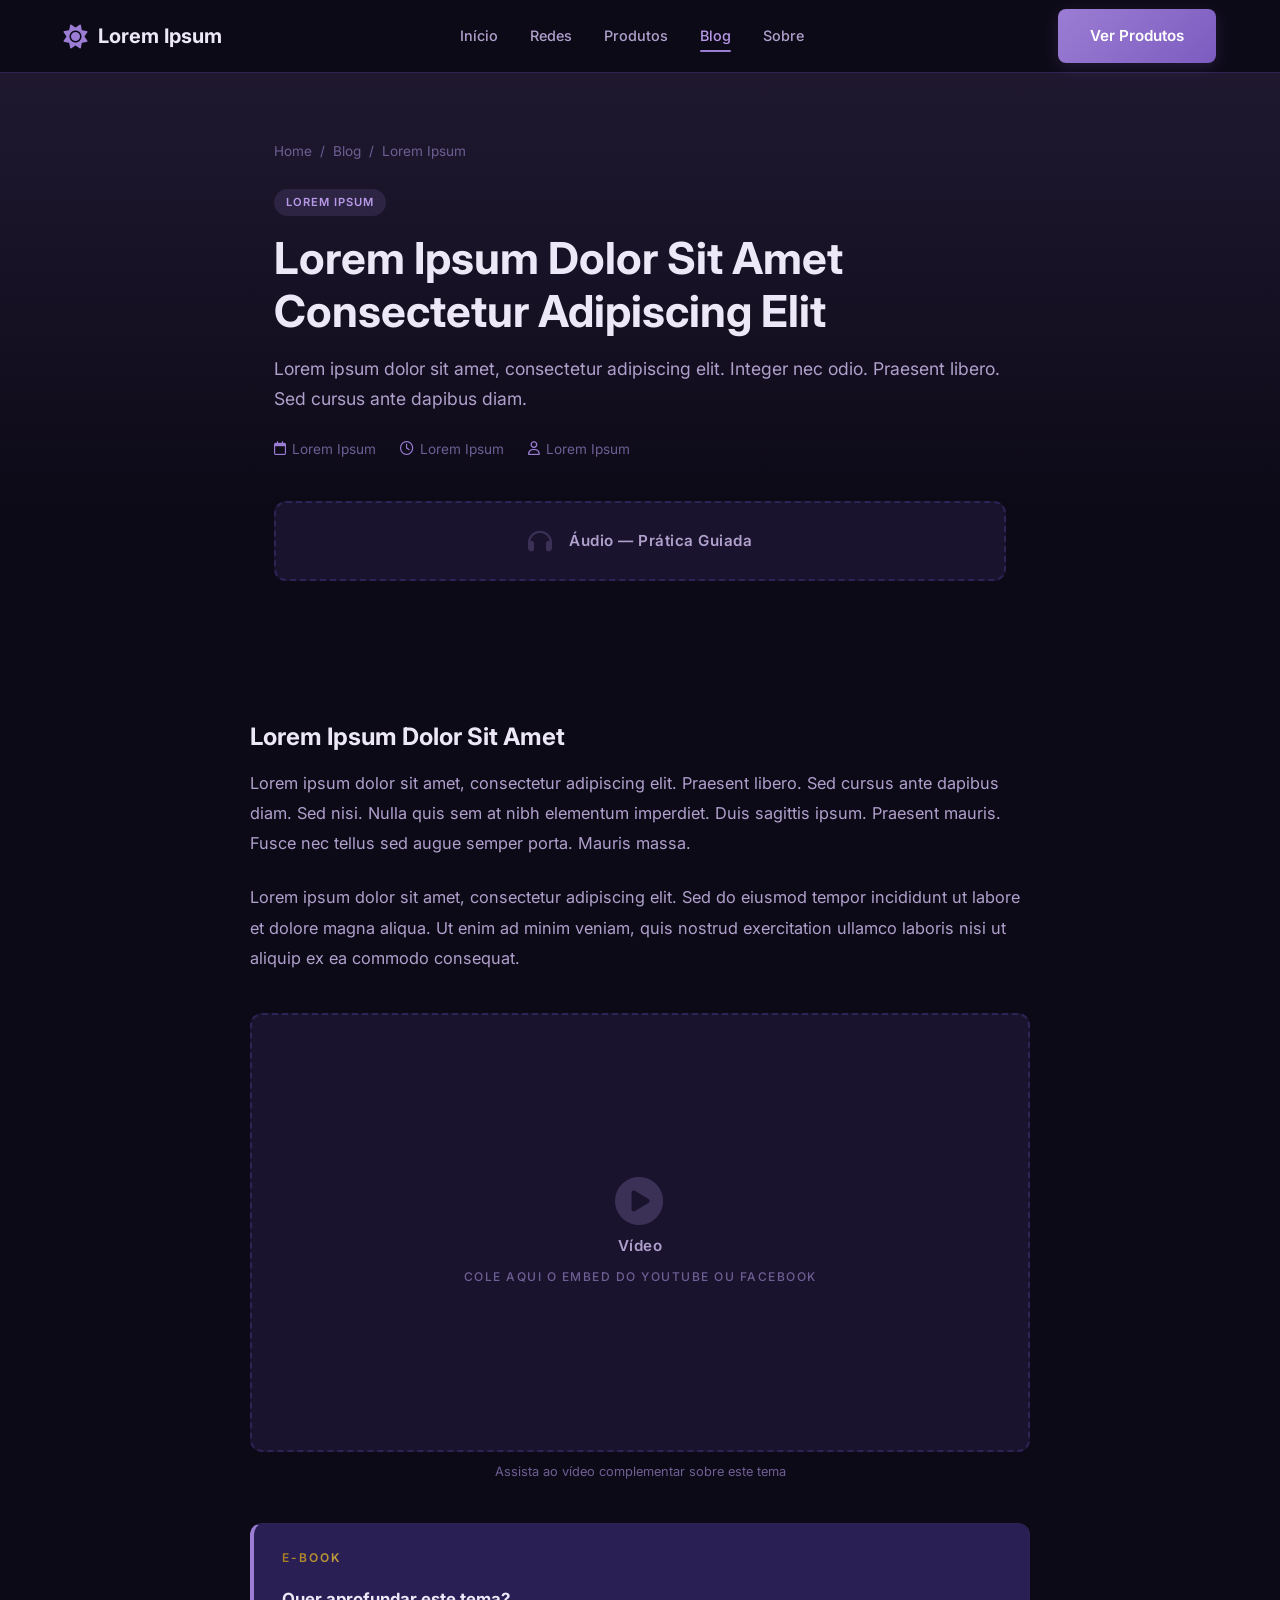
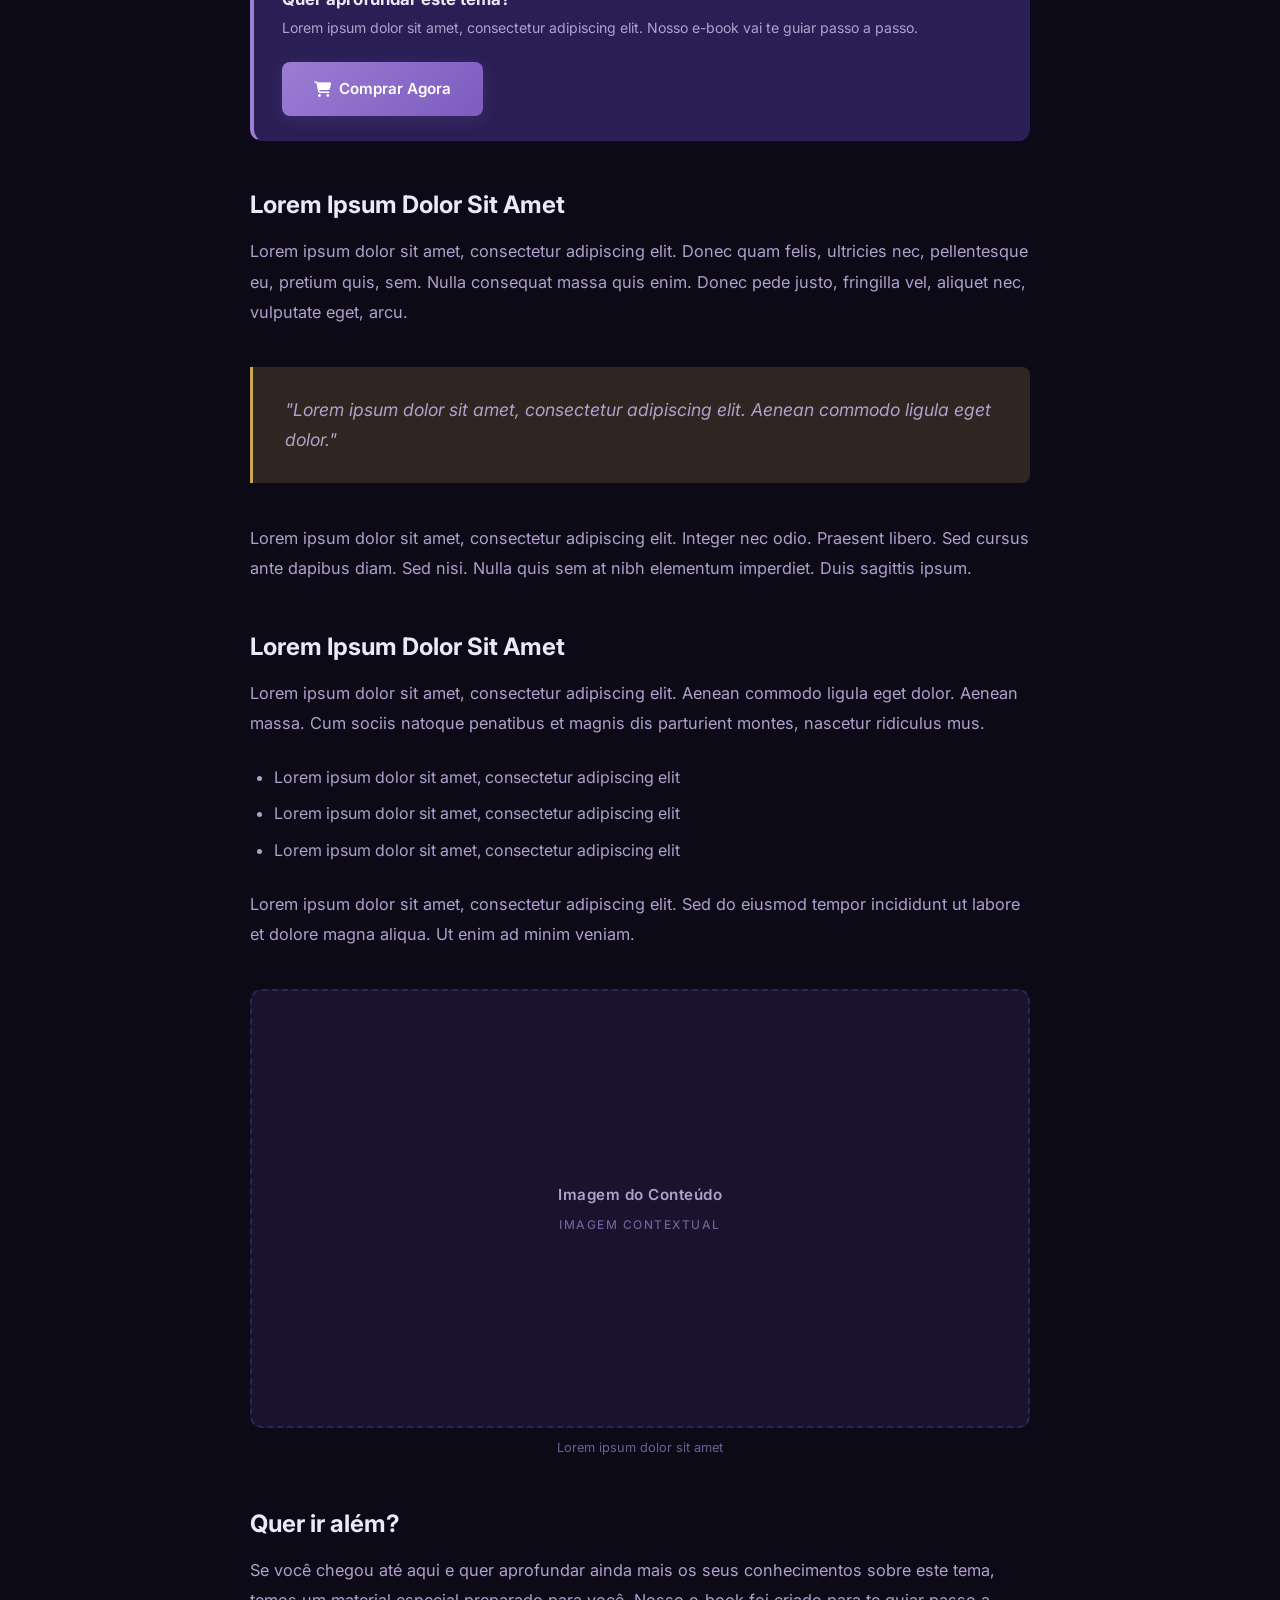
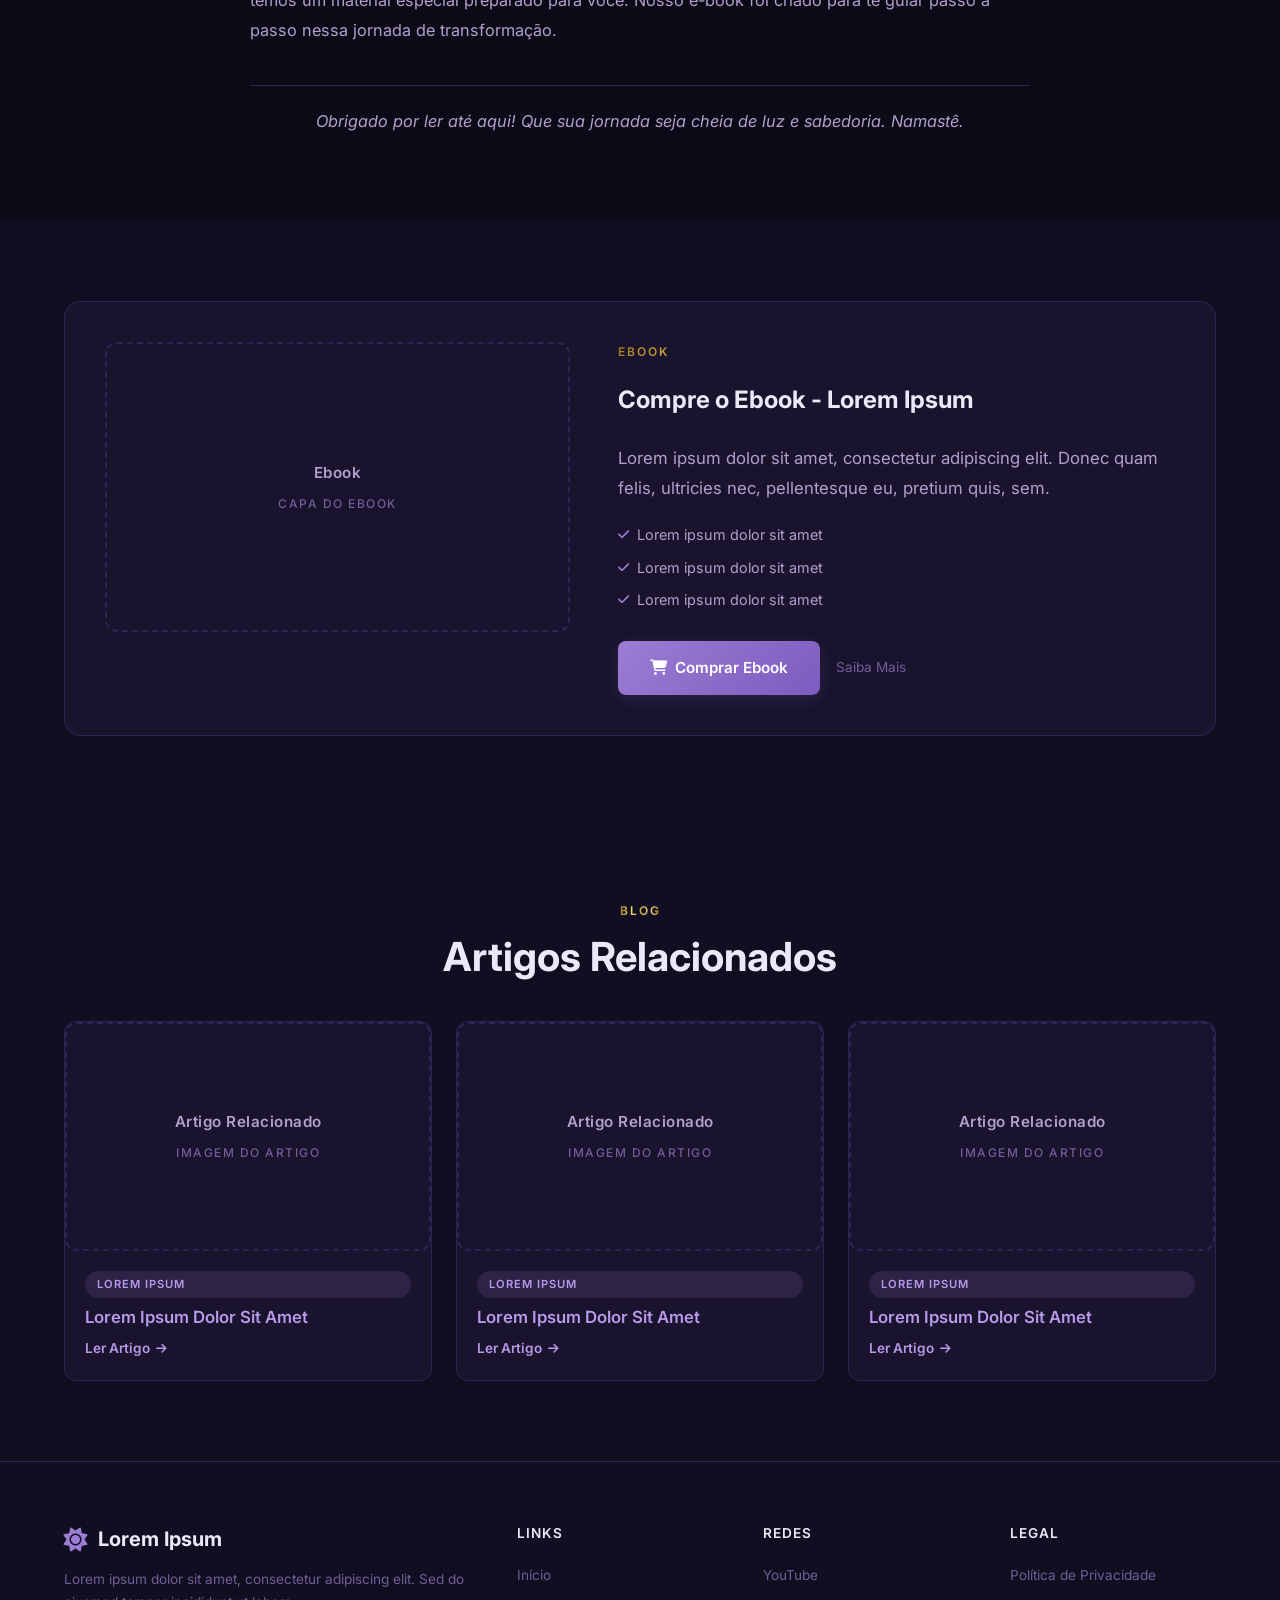
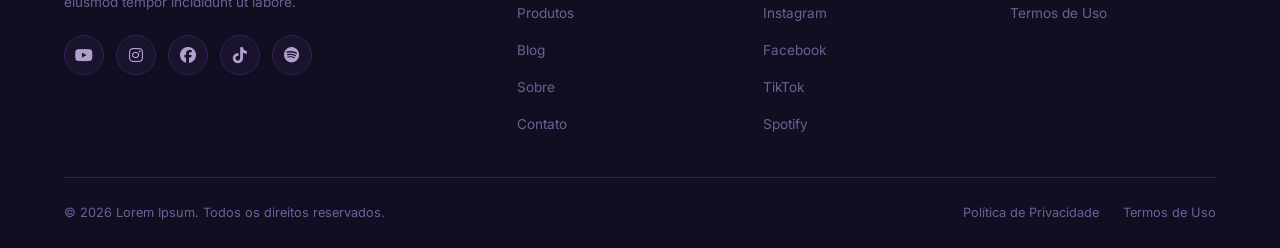
<file: post.html>
<!DOCTYPE html>
<html lang="pt-BR">
<head>
  <meta charset="UTF-8">
  <meta name="viewport" content="width=device-width, initial-scale=1.0">
  <title>Post | Lorem Ipsum</title>
  <link rel="stylesheet" href="style.css">
  <link rel="stylesheet" href="https://cdnjs.cloudflare.com/ajax/libs/font-awesome/6.5.0/css/all.min.css">
</head>
<body>

  <header class="header">
    <div class="container">
      <a href="index.html" class="header__logo">
        <i class="fa-solid fa-sun"></i>
        Lorem Ipsum
      </a>
      <nav class="header__nav">
        <a href="index.html">Início</a>
        <a href="index.html#social">Redes</a>
        <a href="produtos.html">Produtos</a>
        <a href="blog.html" class="active">Blog</a>
        <a href="index.html#purpose">Sobre</a>
      </nav>
      <a href="produtos.html" class="btn btn-primary header__cta">Ver Produtos</a>
      <button class="hamburger" onclick="document.querySelector('.mobile-nav').classList.toggle('open')" aria-label="Menu">
        <span></span>
        <span></span>
        <span></span>
      </button>
    </div>
  </header>

  <nav class="mobile-nav">
    <a href="index.html">Início</a>
    <a href="index.html#social">Redes</a>
    <a href="produtos.html">Produtos</a>
    <a href="blog.html" class="active">Blog</a>
    <a href="index.html#purpose">Sobre</a>
    <a href="produtos.html" class="btn btn-primary">Ver Produtos</a>
  </nav>

  <section class="post-header-section">
    <div class="content-width">
      <div class="breadcrumb">
        <a href="index.html">Home</a>
        <span>/</span>
        <a href="blog.html">Blog</a>
        <span>/</span>
        <span>Lorem Ipsum</span>
      </div>
      <span class="tag">Lorem Ipsum</span>
      <h1>Lorem Ipsum Dolor Sit Amet Consectetur Adipiscing Elit</h1>
      <p class="post-header__subtitle">Lorem ipsum dolor sit amet, consectetur adipiscing elit. Integer nec odio. Praesent libero. Sed cursus ante dapibus diam.</p>
      <div class="post-meta">
        <span><i class="fa-regular fa-calendar"></i> Lorem Ipsum</span>
        <span><i class="fa-regular fa-clock"></i> Lorem Ipsum</span>
        <span><i class="fa-regular fa-user"></i> Lorem Ipsum</span>
      </div>
    </div>
  </section>

  <section style="padding: 0 0 60px;">
    <div class="content-width">
      <div class="image-placeholder" style="aspect-ratio: auto; min-height: 80px; flex-direction: row; gap: 16px;">
        <i class="fa-solid fa-headphones" style="font-size: 1.5rem; opacity: 0.4;"></i>
        <span class="image-placeholder__title">Áudio — Prática Guiada</span>
      </div>
    </div>
  </section>

  <section class="post-content-section">
    <div class="post-content">

      <h2>Lorem Ipsum Dolor Sit Amet</h2>
      <p>Lorem ipsum dolor sit amet, consectetur adipiscing elit. Praesent libero. Sed cursus ante dapibus diam. Sed nisi. Nulla quis sem at nibh elementum imperdiet. Duis sagittis ipsum. Praesent mauris. Fusce nec tellus sed augue semper porta. Mauris massa.</p>

      <p>Lorem ipsum dolor sit amet, consectetur adipiscing elit. Sed do eiusmod tempor incididunt ut labore et dolore magna aliqua. Ut enim ad minim veniam, quis nostrud exercitation ullamco laboris nisi ut aliquip ex ea commodo consequat.</p>

      <div class="video-embed">
        <div class="image-placeholder" style="aspect-ratio: 16/9;">
          <i class="fa-solid fa-circle-play" style="font-size: 3rem; opacity: 0.4;"></i>
          <span class="image-placeholder__title">Vídeo</span>
          <span>Cole aqui o embed do YouTube ou Facebook</span>
        </div>
        <p class="image-caption">Assista ao vídeo complementar sobre este tema</p>
      </div>

      <div class="post-inline-cta">
        <div class="post-inline-cta__text">
          <span class="section-label">E-book</span>
          <strong>Quer aprofundar este tema?</strong>
          <p>Lorem ipsum dolor sit amet, consectetur adipiscing elit. Nosso e-book vai te guiar passo a passo.</p>
        </div>
        <a href="#" class="btn btn-primary"><i class="fa-solid fa-cart-shopping"></i> Comprar Agora</a>
      </div>

      <h2>Lorem Ipsum Dolor Sit Amet</h2>
      <p>Lorem ipsum dolor sit amet, consectetur adipiscing elit. Donec quam felis, ultricies nec, pellentesque eu, pretium quis, sem. Nulla consequat massa quis enim. Donec pede justo, fringilla vel, aliquet nec, vulputate eget, arcu.</p>

      <blockquote>
        "Lorem ipsum dolor sit amet, consectetur adipiscing elit. Aenean commodo ligula eget dolor."
      </blockquote>

      <p>Lorem ipsum dolor sit amet, consectetur adipiscing elit. Integer nec odio. Praesent libero. Sed cursus ante dapibus diam. Sed nisi. Nulla quis sem at nibh elementum imperdiet. Duis sagittis ipsum.</p>

      <h2>Lorem Ipsum Dolor Sit Amet</h2>
      <p>Lorem ipsum dolor sit amet, consectetur adipiscing elit. Aenean commodo ligula eget dolor. Aenean massa. Cum sociis natoque penatibus et magnis dis parturient montes, nascetur ridiculus mus.</p>

      <ul>
        <li>Lorem ipsum dolor sit amet, consectetur adipiscing elit</li>
        <li>Lorem ipsum dolor sit amet, consectetur adipiscing elit</li>
        <li>Lorem ipsum dolor sit amet, consectetur adipiscing elit</li>
      </ul>

      <p>Lorem ipsum dolor sit amet, consectetur adipiscing elit. Sed do eiusmod tempor incididunt ut labore et dolore magna aliqua. Ut enim ad minim veniam.</p>

      <div class="image-placeholder" style="aspect-ratio: 16/9;">
        <span class="image-placeholder__title">Imagem do Conteúdo</span>
        <span>Imagem contextual</span>
      </div>
      <p class="image-caption">Lorem ipsum dolor sit amet</p>

      <h2>Quer ir além?</h2>
      <p>Se você chegou até aqui e quer aprofundar ainda mais os seus conhecimentos sobre este tema, temos um material especial preparado para você. Nosso e-book foi criado para te guiar passo a passo nessa jornada de transformação.</p>

      <p class="post-content__thanks">Obrigado por ler até aqui! Que sua jornada seja cheia de luz e sabedoria. Namastê.</p>

    </div>
  </section>

  <section class="product-cta-section">
    <div class="container">
      <div class="product-cta">
        <div class="product-cta__image image-placeholder" style="min-height: 280px;">
          <span class="image-placeholder__title">Ebook</span>
          <span>Capa do ebook</span>
        </div>
        <div class="product-cta__content">
          <span class="section-label">Ebook</span>
          <h2 class="section-title" style="font-size: 1.5rem;">Compre o Ebook - Lorem Ipsum</h2>
          <p class="section-text">Lorem ipsum dolor sit amet, consectetur adipiscing elit. Donec quam felis, ultricies nec, pellentesque eu, pretium quis, sem.</p>
          <ul class="product-cta__benefits">
            <li><i class="fa-solid fa-check"></i> Lorem ipsum dolor sit amet</li>
            <li><i class="fa-solid fa-check"></i> Lorem ipsum dolor sit amet</li>
            <li><i class="fa-solid fa-check"></i> Lorem ipsum dolor sit amet</li>
          </ul>
          <div class="product-cta__buttons">
            <a href="#" class="btn btn-primary"><i class="fa-solid fa-cart-shopping"></i> Comprar Ebook</a>
            <a href="#" class="product-cta__link">Saiba Mais</a>
          </div>
        </div>
      </div>
    </div>
  </section>

  <section class="related-posts-section">
    <div class="container">
      <div class="section-header">
        <span class="section-label">Blog</span>
        <h2 class="section-title">Artigos Relacionados</h2>
      </div>
      <div class="related-grid">
        <a href="post.html" class="card blog-card">
          <div class="blog-card__image image-placeholder">
            <span class="image-placeholder__title">Artigo Relacionado</span>
            <span>Imagem do artigo</span>
          </div>
          <div class="blog-card__body">
            <span class="tag blog-card__category">Lorem Ipsum</span>
            <h3 class="blog-card__title">Lorem Ipsum Dolor Sit Amet</h3>
            <span class="blog-card__link">Ler Artigo <i class="fa-solid fa-arrow-right"></i></span>
          </div>
        </a>
        <a href="post.html" class="card blog-card">
          <div class="blog-card__image image-placeholder">
            <span class="image-placeholder__title">Artigo Relacionado</span>
            <span>Imagem do artigo</span>
          </div>
          <div class="blog-card__body">
            <span class="tag blog-card__category">Lorem Ipsum</span>
            <h3 class="blog-card__title">Lorem Ipsum Dolor Sit Amet</h3>
            <span class="blog-card__link">Ler Artigo <i class="fa-solid fa-arrow-right"></i></span>
          </div>
        </a>
        <a href="post.html" class="card blog-card">
          <div class="blog-card__image image-placeholder">
            <span class="image-placeholder__title">Artigo Relacionado</span>
            <span>Imagem do artigo</span>
          </div>
          <div class="blog-card__body">
            <span class="tag blog-card__category">Lorem Ipsum</span>
            <h3 class="blog-card__title">Lorem Ipsum Dolor Sit Amet</h3>
            <span class="blog-card__link">Ler Artigo <i class="fa-solid fa-arrow-right"></i></span>
          </div>
        </a>
      </div>
    </div>
  </section>

  <footer class="footer">
    <div class="container">
      <div class="footer__grid">
        <div class="footer__brand">
          <div class="footer__logo">
            <i class="fa-solid fa-sun"></i>
            Lorem Ipsum
          </div>
          <p class="footer__desc">Lorem ipsum dolor sit amet, consectetur adipiscing elit. Sed do eiusmod tempor incididunt ut labore.</p>
          <div class="footer__social">
            <a href="#"><i class="fa-brands fa-youtube"></i></a>
            <a href="#"><i class="fa-brands fa-instagram"></i></a>
            <a href="#"><i class="fa-brands fa-facebook"></i></a>
            <a href="#"><i class="fa-brands fa-tiktok"></i></a>
            <a href="#"><i class="fa-brands fa-spotify"></i></a>
          </div>
        </div>
        <div>
          <h4 class="footer__heading">Links</h4>
          <ul class="footer__links">
            <li><a href="index.html">Início</a></li>
            <li><a href="produtos.html">Produtos</a></li>
            <li><a href="blog.html">Blog</a></li>
            <li><a href="index.html#purpose">Sobre</a></li>
            <li><a href="#">Contato</a></li>
          </ul>
        </div>
        <div>
          <h4 class="footer__heading">Redes</h4>
          <ul class="footer__links">
            <li><a href="#">YouTube</a></li>
            <li><a href="#">Instagram</a></li>
            <li><a href="#">Facebook</a></li>
            <li><a href="#">TikTok</a></li>
            <li><a href="#">Spotify</a></li>
          </ul>
        </div>
        <div>
          <h4 class="footer__heading">Legal</h4>
          <ul class="footer__links">
            <li><a href="#">Política de Privacidade</a></li>
            <li><a href="#">Termos de Uso</a></li>
          </ul>
        </div>
      </div>
      <div class="footer__bottom">
        <span>&copy; 2026 Lorem Ipsum. Todos os direitos reservados.</span>
        <div class="footer__legal">
          <a href="#">Política de Privacidade</a>
          <a href="#">Termos de Uso</a>
        </div>
      </div>
    </div>
  </footer>

  <script>
    document.querySelector('.hamburger').addEventListener('click', function() {
      this.classList.toggle('active');
    });

    document.querySelectorAll('.mobile-nav a').forEach(function(link) {
      link.addEventListener('click', function() {
        document.querySelector('.mobile-nav').classList.remove('open');
        document.querySelector('.hamburger').classList.remove('active');
      });
    });
  </script>

</body>
</html>
</file>
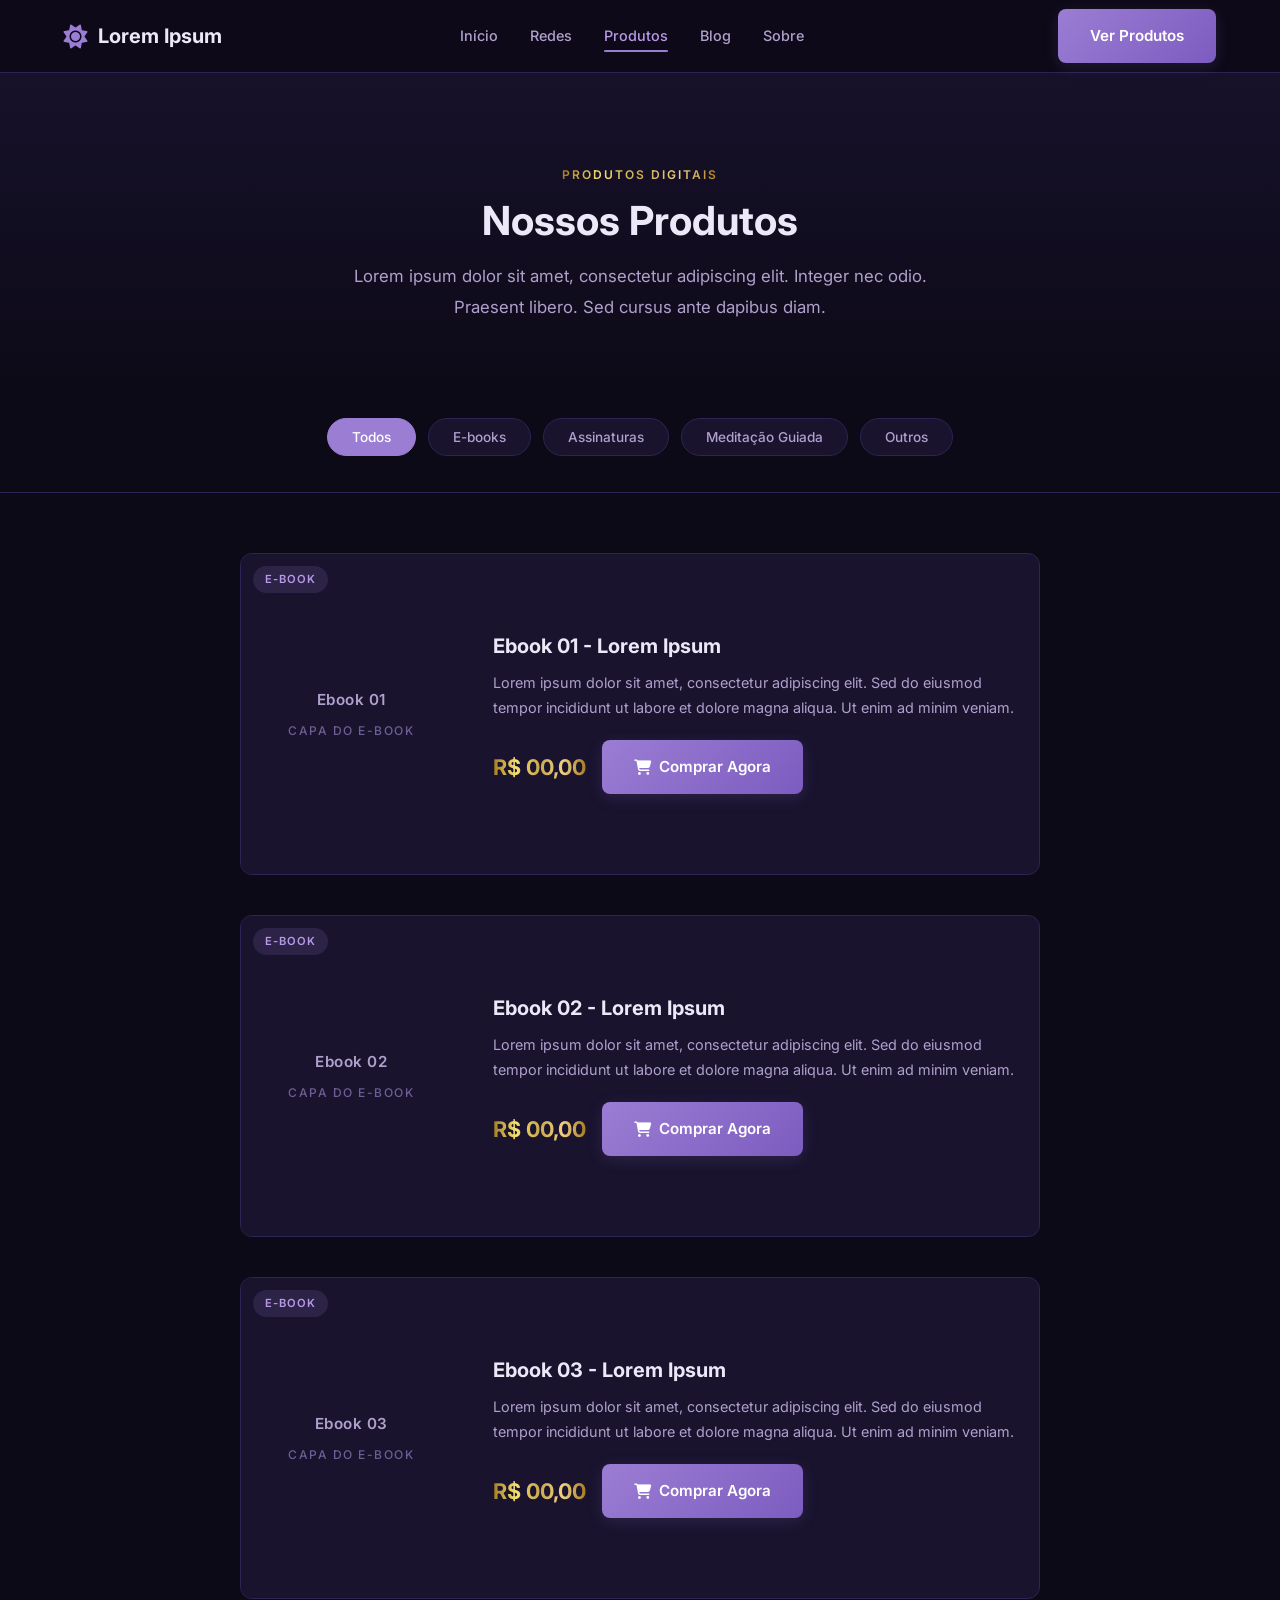
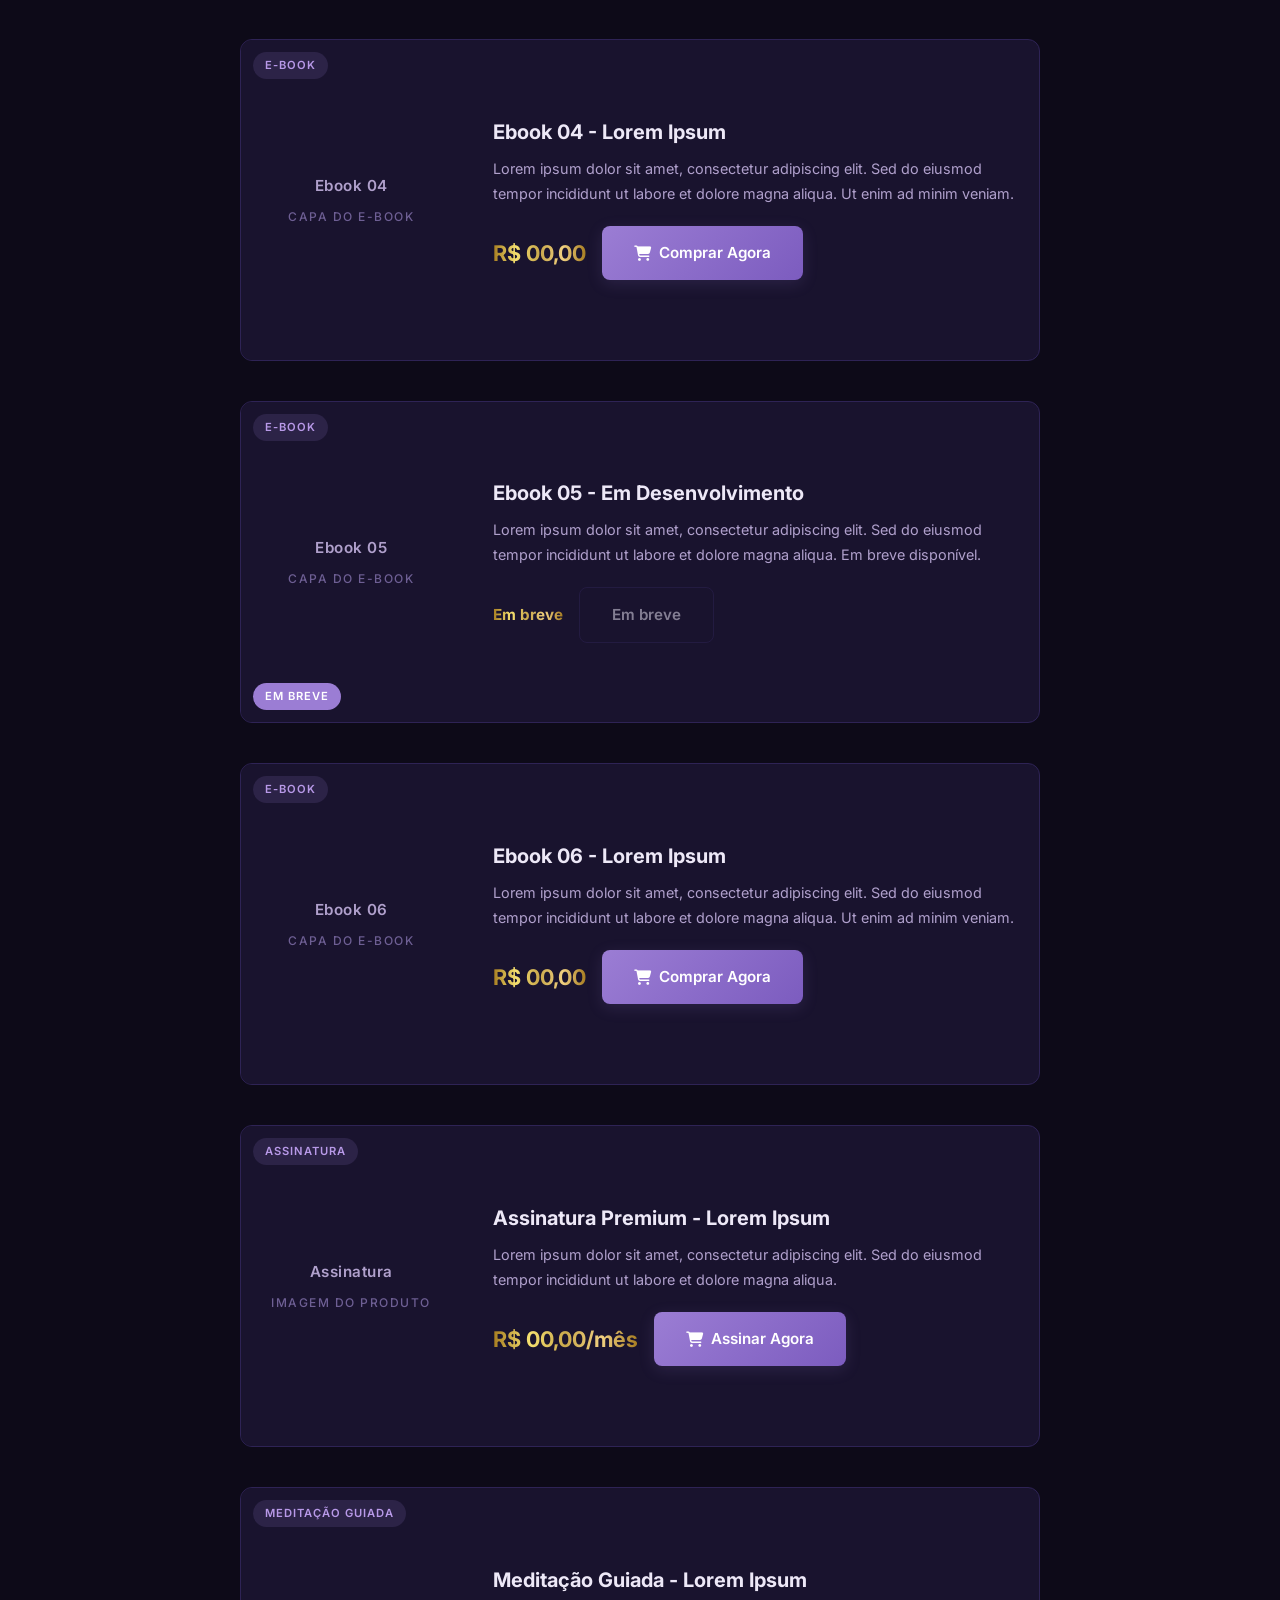
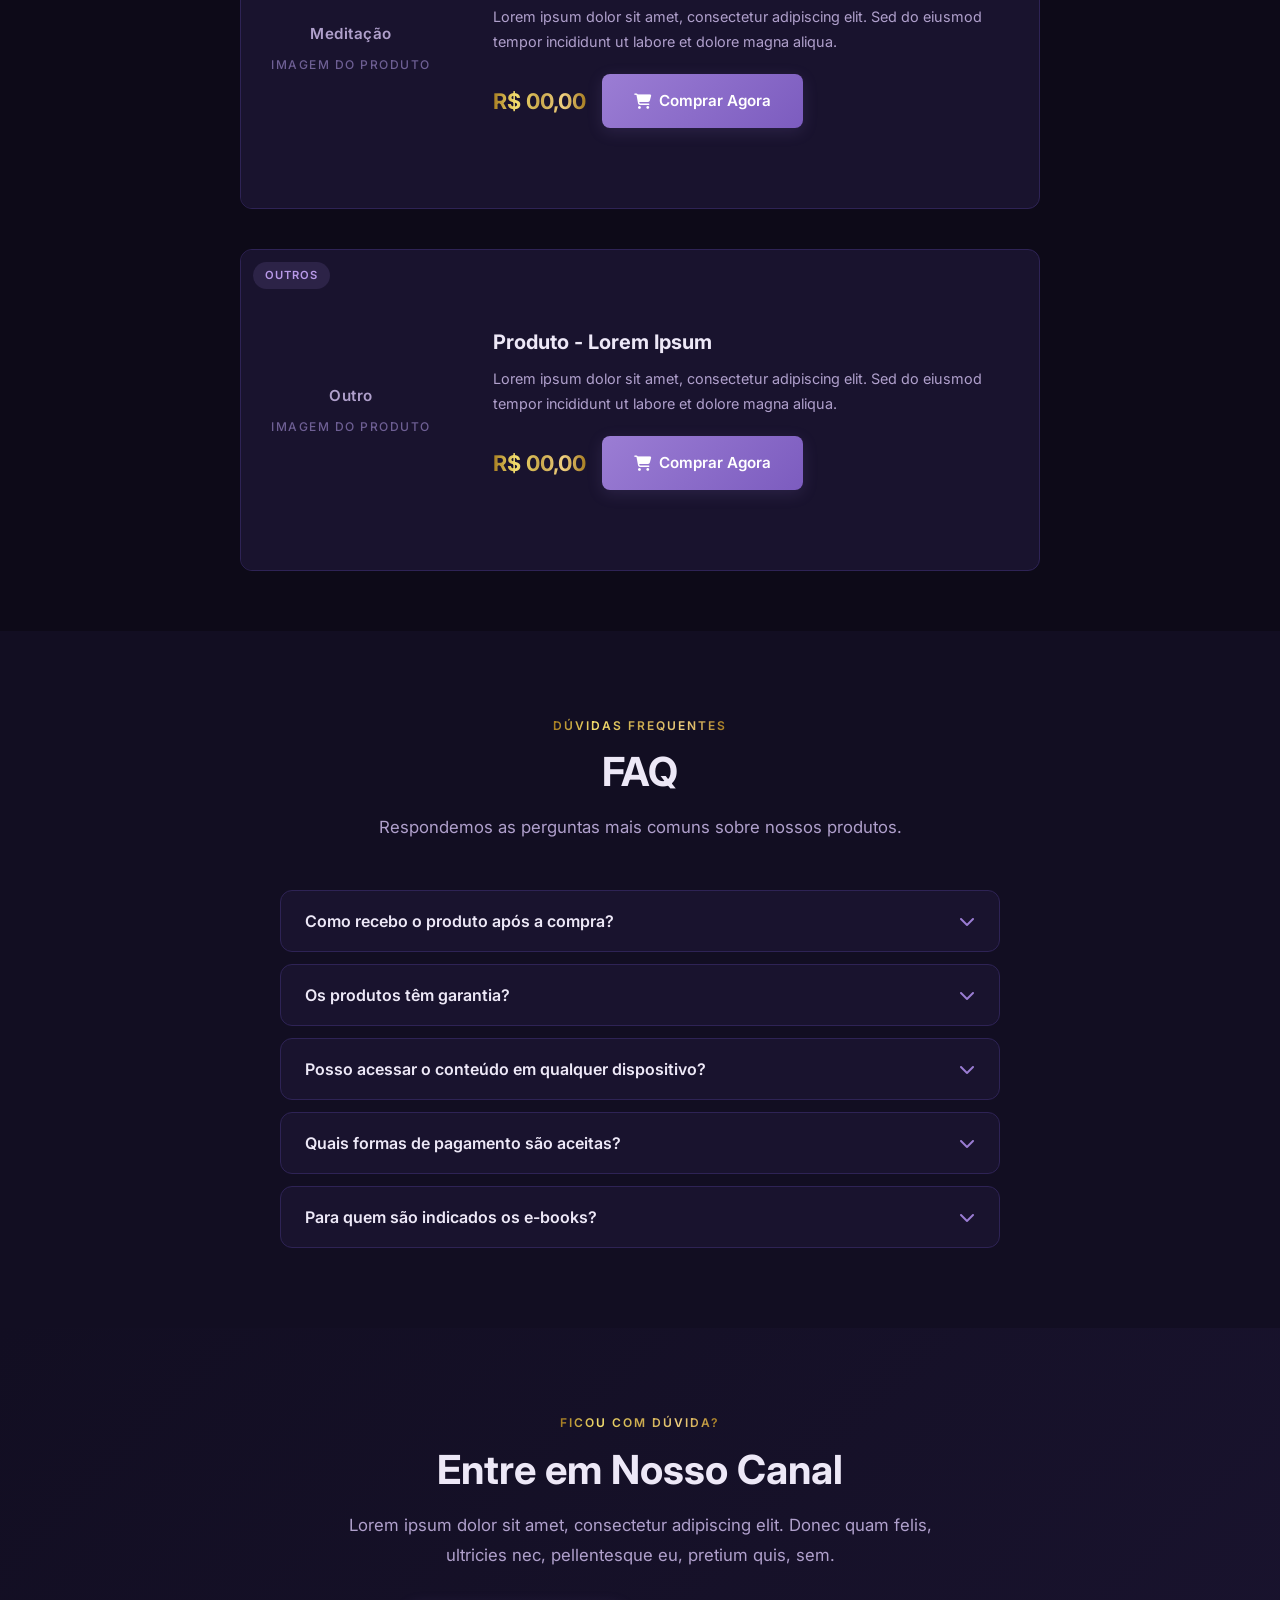
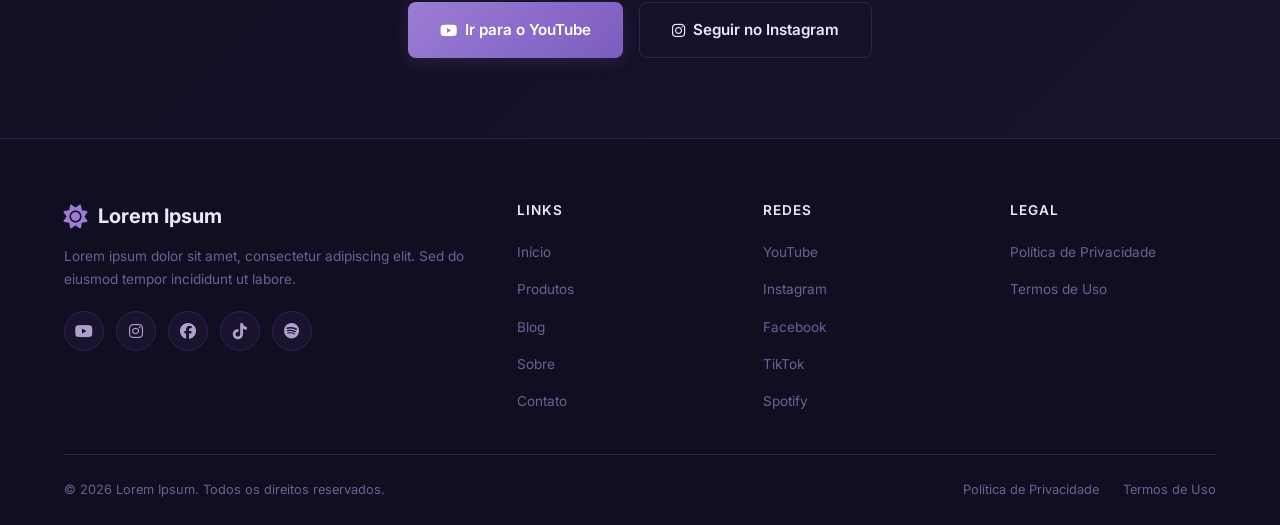
<file: produtos.html>
<!DOCTYPE html>
<html lang="pt-BR">
<head>
  <meta charset="UTF-8">
  <meta name="viewport" content="width=device-width, initial-scale=1.0">
  <title>Produtos | Lorem Ipsum</title>
  <link rel="stylesheet" href="style.css">
  <link rel="stylesheet" href="https://cdnjs.cloudflare.com/ajax/libs/font-awesome/6.5.0/css/all.min.css">
</head>
<body>

  <header class="header">
    <div class="container">
      <a href="index.html" class="header__logo">
        <i class="fa-solid fa-sun"></i>
        Lorem Ipsum
      </a>
      <nav class="header__nav">
        <a href="index.html">Início</a>
        <a href="index.html#social">Redes</a>
        <a href="produtos.html" class="active">Produtos</a>
        <a href="blog.html">Blog</a>
        <a href="index.html#purpose">Sobre</a>
      </nav>
      <a href="produtos.html" class="btn btn-primary header__cta">Ver Produtos</a>
      <button class="hamburger" onclick="document.querySelector('.mobile-nav').classList.toggle('open')" aria-label="Menu">
        <span></span>
        <span></span>
        <span></span>
      </button>
    </div>
  </header>

  <nav class="mobile-nav">
    <a href="index.html">Início</a>
    <a href="index.html#social">Redes</a>
    <a href="produtos.html" class="active">Produtos</a>
    <a href="blog.html">Blog</a>
    <a href="index.html#purpose">Sobre</a>
    <a href="produtos.html" class="btn btn-primary">Ver Produtos</a>
  </nav>

  <section class="products-hero">
    <div class="container">
      <span class="section-label">Produtos Digitais</span>
      <h1 class="section-title">Nossos Produtos</h1>
      <p class="section-text" style="margin: 16px auto 0; text-align: center;">Lorem ipsum dolor sit amet, consectetur adipiscing elit. Integer nec odio. Praesent libero. Sed cursus ante dapibus diam.</p>
    </div>
  </section>

  <section class="products-categories-section">
    <div class="container">
      <div class="products-categories-list">
        <button class="products-category-chip active" data-category="all">Todos</button>
        <button class="products-category-chip" data-category="ebooks">E-books</button>
        <button class="products-category-chip" data-category="assinaturas">Assinaturas</button>
        <button class="products-category-chip" data-category="meditacao">Meditação Guiada</button>
        <button class="products-category-chip" data-category="outros">Outros</button>
      </div>
      <div class="products-subcategories-list" id="subcategoriesBar" style="display:none;">
        <span class="products-subcategories-label">Filtrar por tema:</span>
        <button class="products-subcategory-chip active" data-subcategory="all">Todos</button>
        <button class="products-subcategory-chip" data-subcategory="tema1">Tema 01</button>
        <button class="products-subcategory-chip" data-subcategory="tema2">Tema 02</button>
      </div>
    </div>
  </section>

  <section class="products-feed-section">
    <div class="container">
      <div class="products-feed">

        <div class="product-feed-item" data-category="ebooks" data-subcategory="tema1">
          <div class="product-feed-item__cover">
            <div class="image-placeholder" style="aspect-ratio: 3/4;">
              <span class="image-placeholder__title">Ebook 01</span>
              <span>Capa do e-book</span>
            </div>
            <span class="tag product-feed-item__tag">E-book</span>
          </div>
          <div class="product-feed-item__info">
            <h3 class="product-feed-item__name">Ebook 01 - Lorem Ipsum</h3>
            <p class="product-feed-item__desc">Lorem ipsum dolor sit amet, consectetur adipiscing elit. Sed do eiusmod tempor incididunt ut labore et dolore magna aliqua. Ut enim ad minim veniam.</p>
            <div class="product-feed-item__price-row">
              <span class="product-feed-item__price">R$ 00,00</span>
              <a href="#" class="btn btn-primary product-feed-item__btn"><i class="fa-solid fa-cart-shopping"></i> Comprar Agora</a>
            </div>
          </div>
        </div>

        <div class="product-feed-item" data-category="ebooks" data-subcategory="tema1">
          <div class="product-feed-item__cover">
            <div class="image-placeholder" style="aspect-ratio: 3/4;">
              <span class="image-placeholder__title">Ebook 02</span>
              <span>Capa do e-book</span>
            </div>
            <span class="tag product-feed-item__tag">E-book</span>
          </div>
          <div class="product-feed-item__info">
            <h3 class="product-feed-item__name">Ebook 02 - Lorem Ipsum</h3>
            <p class="product-feed-item__desc">Lorem ipsum dolor sit amet, consectetur adipiscing elit. Sed do eiusmod tempor incididunt ut labore et dolore magna aliqua. Ut enim ad minim veniam.</p>
            <div class="product-feed-item__price-row">
              <span class="product-feed-item__price">R$ 00,00</span>
              <a href="#" class="btn btn-primary product-feed-item__btn"><i class="fa-solid fa-cart-shopping"></i> Comprar Agora</a>
            </div>
          </div>
        </div>

        <div class="product-feed-item" data-category="ebooks" data-subcategory="tema1">
          <div class="product-feed-item__cover">
            <div class="image-placeholder" style="aspect-ratio: 3/4;">
              <span class="image-placeholder__title">Ebook 03</span>
              <span>Capa do e-book</span>
            </div>
            <span class="tag product-feed-item__tag">E-book</span>
          </div>
          <div class="product-feed-item__info">
            <h3 class="product-feed-item__name">Ebook 03 - Lorem Ipsum</h3>
            <p class="product-feed-item__desc">Lorem ipsum dolor sit amet, consectetur adipiscing elit. Sed do eiusmod tempor incididunt ut labore et dolore magna aliqua. Ut enim ad minim veniam.</p>
            <div class="product-feed-item__price-row">
              <span class="product-feed-item__price">R$ 00,00</span>
              <a href="#" class="btn btn-primary product-feed-item__btn"><i class="fa-solid fa-cart-shopping"></i> Comprar Agora</a>
            </div>
          </div>
        </div>

        <div class="product-feed-item" data-category="ebooks" data-subcategory="tema2">
          <div class="product-feed-item__cover">
            <div class="image-placeholder" style="aspect-ratio: 3/4;">
              <span class="image-placeholder__title">Ebook 04</span>
              <span>Capa do e-book</span>
            </div>
            <span class="tag product-feed-item__tag">E-book</span>
          </div>
          <div class="product-feed-item__info">
            <h3 class="product-feed-item__name">Ebook 04 - Lorem Ipsum</h3>
            <p class="product-feed-item__desc">Lorem ipsum dolor sit amet, consectetur adipiscing elit. Sed do eiusmod tempor incididunt ut labore et dolore magna aliqua. Ut enim ad minim veniam.</p>
            <div class="product-feed-item__price-row">
              <span class="product-feed-item__price">R$ 00,00</span>
              <a href="#" class="btn btn-primary product-feed-item__btn"><i class="fa-solid fa-cart-shopping"></i> Comprar Agora</a>
            </div>
          </div>
        </div>

        <div class="product-feed-item" data-category="ebooks" data-subcategory="tema2">
          <div class="product-feed-item__cover">
            <div class="image-placeholder" style="aspect-ratio: 3/4;">
              <span class="image-placeholder__title">Ebook 05</span>
              <span>Capa do e-book</span>
            </div>
            <span class="tag product-feed-item__tag">E-book</span>
            <span class="product-feed-item__badge">Em breve</span>
          </div>
          <div class="product-feed-item__info">
            <h3 class="product-feed-item__name">Ebook 05 - Em Desenvolvimento</h3>
            <p class="product-feed-item__desc">Lorem ipsum dolor sit amet, consectetur adipiscing elit. Sed do eiusmod tempor incididunt ut labore et dolore magna aliqua. Em breve disponível.</p>
            <div class="product-feed-item__price-row">
              <span class="product-feed-item__price product-feed-item__price--soon">Em breve</span>
              <a href="#" class="btn btn-secondary product-feed-item__btn" style="pointer-events:none; opacity:0.5;">Em breve</a>
            </div>
          </div>
        </div>

        <div class="product-feed-item" data-category="ebooks" data-subcategory="tema2">
          <div class="product-feed-item__cover">
            <div class="image-placeholder" style="aspect-ratio: 3/4;">
              <span class="image-placeholder__title">Ebook 06</span>
              <span>Capa do e-book</span>
            </div>
            <span class="tag product-feed-item__tag">E-book</span>
          </div>
          <div class="product-feed-item__info">
            <h3 class="product-feed-item__name">Ebook 06 - Lorem Ipsum</h3>
            <p class="product-feed-item__desc">Lorem ipsum dolor sit amet, consectetur adipiscing elit. Sed do eiusmod tempor incididunt ut labore et dolore magna aliqua. Ut enim ad minim veniam.</p>
            <div class="product-feed-item__price-row">
              <span class="product-feed-item__price">R$ 00,00</span>
              <a href="#" class="btn btn-primary product-feed-item__btn"><i class="fa-solid fa-cart-shopping"></i> Comprar Agora</a>
            </div>
          </div>
        </div>

        <div class="product-feed-item" data-category="assinaturas">
          <div class="product-feed-item__cover">
            <div class="image-placeholder" style="aspect-ratio: 3/4;">
              <span class="image-placeholder__title">Assinatura</span>
              <span>Imagem do produto</span>
            </div>
            <span class="tag product-feed-item__tag">Assinatura</span>
          </div>
          <div class="product-feed-item__info">
            <h3 class="product-feed-item__name">Assinatura Premium - Lorem Ipsum</h3>
            <p class="product-feed-item__desc">Lorem ipsum dolor sit amet, consectetur adipiscing elit. Sed do eiusmod tempor incididunt ut labore et dolore magna aliqua.</p>
            <div class="product-feed-item__price-row">
              <span class="product-feed-item__price">R$ 00,00/mês</span>
              <a href="#" class="btn btn-primary product-feed-item__btn"><i class="fa-solid fa-cart-shopping"></i> Assinar Agora</a>
            </div>
          </div>
        </div>

        <div class="product-feed-item" data-category="meditacao">
          <div class="product-feed-item__cover">
            <div class="image-placeholder" style="aspect-ratio: 3/4;">
              <span class="image-placeholder__title">Meditação</span>
              <span>Imagem do produto</span>
            </div>
            <span class="tag product-feed-item__tag">Meditação Guiada</span>
          </div>
          <div class="product-feed-item__info">
            <h3 class="product-feed-item__name">Meditação Guiada - Lorem Ipsum</h3>
            <p class="product-feed-item__desc">Lorem ipsum dolor sit amet, consectetur adipiscing elit. Sed do eiusmod tempor incididunt ut labore et dolore magna aliqua.</p>
            <div class="product-feed-item__price-row">
              <span class="product-feed-item__price">R$ 00,00</span>
              <a href="#" class="btn btn-primary product-feed-item__btn"><i class="fa-solid fa-cart-shopping"></i> Comprar Agora</a>
            </div>
          </div>
        </div>

        <div class="product-feed-item" data-category="outros">
          <div class="product-feed-item__cover">
            <div class="image-placeholder" style="aspect-ratio: 3/4;">
              <span class="image-placeholder__title">Outro</span>
              <span>Imagem do produto</span>
            </div>
            <span class="tag product-feed-item__tag">Outros</span>
          </div>
          <div class="product-feed-item__info">
            <h3 class="product-feed-item__name">Produto - Lorem Ipsum</h3>
            <p class="product-feed-item__desc">Lorem ipsum dolor sit amet, consectetur adipiscing elit. Sed do eiusmod tempor incididunt ut labore et dolore magna aliqua.</p>
            <div class="product-feed-item__price-row">
              <span class="product-feed-item__price">R$ 00,00</span>
              <a href="#" class="btn btn-primary product-feed-item__btn"><i class="fa-solid fa-cart-shopping"></i> Comprar Agora</a>
            </div>
          </div>
        </div>

      </div>
    </div>
  </section>

  <section class="faq-section">
    <div class="container">
      <div style="text-align: center; margin-bottom: 48px;">
        <span class="section-label">Dúvidas Frequentes</span>
        <h2 class="section-title">FAQ</h2>
        <p class="section-text" style="margin: 0 auto;">Respondemos as perguntas mais comuns sobre nossos produtos.</p>
      </div>
      <div class="faq-list">

        <div class="faq-item">
          <button class="faq-question" onclick="toggleFaq(this)">
            <span>Como recebo o produto após a compra?</span>
            <i class="fa-solid fa-chevron-down"></i>
          </button>
          <div class="faq-answer">
            <p>Lorem ipsum dolor sit amet, consectetur adipiscing elit. Sed do eiusmod tempor incididunt ut labore et dolore magna aliqua.</p>
          </div>
        </div>

        <div class="faq-item">
          <button class="faq-question" onclick="toggleFaq(this)">
            <span>Os produtos têm garantia?</span>
            <i class="fa-solid fa-chevron-down"></i>
          </button>
          <div class="faq-answer">
            <p>Lorem ipsum dolor sit amet, consectetur adipiscing elit. Sed do eiusmod tempor incididunt ut labore et dolore magna aliqua.</p>
          </div>
        </div>

        <div class="faq-item">
          <button class="faq-question" onclick="toggleFaq(this)">
            <span>Posso acessar o conteúdo em qualquer dispositivo?</span>
            <i class="fa-solid fa-chevron-down"></i>
          </button>
          <div class="faq-answer">
            <p>Lorem ipsum dolor sit amet, consectetur adipiscing elit. Sed do eiusmod tempor incididunt ut labore et dolore magna aliqua.</p>
          </div>
        </div>

        <div class="faq-item">
          <button class="faq-question" onclick="toggleFaq(this)">
            <span>Quais formas de pagamento são aceitas?</span>
            <i class="fa-solid fa-chevron-down"></i>
          </button>
          <div class="faq-answer">
            <p>Lorem ipsum dolor sit amet, consectetur adipiscing elit. Sed do eiusmod tempor incididunt ut labore et dolore magna aliqua.</p>
          </div>
        </div>

        <div class="faq-item">
          <button class="faq-question" onclick="toggleFaq(this)">
            <span>Para quem são indicados os e-books?</span>
            <i class="fa-solid fa-chevron-down"></i>
          </button>
          <div class="faq-answer">
            <p>Lorem ipsum dolor sit amet, consectetur adipiscing elit. Sed do eiusmod tempor incididunt ut labore et dolore magna aliqua.</p>
          </div>
        </div>

      </div>
    </div>
  </section>

  <section class="products-cta-section">
    <div class="container">
      <div class="products-cta">
        <span class="section-label">Ficou com dúvida?</span>
        <h2 class="section-title">Entre em Nosso Canal</h2>
        <p class="section-text" style="margin: 0 auto;">Lorem ipsum dolor sit amet, consectetur adipiscing elit. Donec quam felis, ultricies nec, pellentesque eu, pretium quis, sem.</p>
        <div class="cta-buttons">
          <a href="#" class="btn btn-primary"><i class="fa-brands fa-youtube"></i> Ir para o YouTube</a>
          <a href="#" class="btn btn-secondary"><i class="fa-brands fa-instagram"></i> Seguir no Instagram</a>
        </div>
      </div>
    </div>
  </section>

  <footer class="footer">
    <div class="container">
      <div class="footer__grid">
        <div class="footer__brand">
          <div class="footer__logo">
            <i class="fa-solid fa-sun"></i>
            Lorem Ipsum
          </div>
          <p class="footer__desc">Lorem ipsum dolor sit amet, consectetur adipiscing elit. Sed do eiusmod tempor incididunt ut labore.</p>
          <div class="footer__social">
            <a href="#"><i class="fa-brands fa-youtube"></i></a>
            <a href="#"><i class="fa-brands fa-instagram"></i></a>
            <a href="#"><i class="fa-brands fa-facebook"></i></a>
            <a href="#"><i class="fa-brands fa-tiktok"></i></a>
            <a href="#"><i class="fa-brands fa-spotify"></i></a>
          </div>
        </div>
        <div>
          <h4 class="footer__heading">Links</h4>
          <ul class="footer__links">
            <li><a href="index.html">Início</a></li>
            <li><a href="produtos.html">Produtos</a></li>
            <li><a href="blog.html">Blog</a></li>
            <li><a href="index.html#purpose">Sobre</a></li>
            <li><a href="#">Contato</a></li>
          </ul>
        </div>
        <div>
          <h4 class="footer__heading">Redes</h4>
          <ul class="footer__links">
            <li><a href="#">YouTube</a></li>
            <li><a href="#">Instagram</a></li>
            <li><a href="#">Facebook</a></li>
            <li><a href="#">TikTok</a></li>
            <li><a href="#">Spotify</a></li>
          </ul>
        </div>
        <div>
          <h4 class="footer__heading">Legal</h4>
          <ul class="footer__links">
            <li><a href="#">Política de Privacidade</a></li>
            <li><a href="#">Termos de Uso</a></li>
          </ul>
        </div>
      </div>
      <div class="footer__bottom">
        <span>&copy; 2026 Lorem Ipsum. Todos os direitos reservados.</span>
        <div class="footer__legal">
          <a href="#">Política de Privacidade</a>
          <a href="#">Termos de Uso</a>
        </div>
      </div>
    </div>
  </footer>

  <script>
    document.querySelector('.hamburger').addEventListener('click', function() {
      this.classList.toggle('active');
    });

    document.querySelectorAll('.mobile-nav a').forEach(function(link) {
      link.addEventListener('click', function() {
        document.querySelector('.mobile-nav').classList.remove('open');
        document.querySelector('.hamburger').classList.remove('active');
      });
    });

    function toggleFaq(btn) {
      var item = btn.closest('.faq-item');
      var isOpen = item.classList.contains('open');
      document.querySelectorAll('.faq-item').forEach(function(i) { i.classList.remove('open'); });
      if (!isOpen) item.classList.add('open');
    }

    var currentCategory = 'all';
    var currentSubcategory = 'all';

    function filterProducts() {
      document.querySelectorAll('.product-feed-item').forEach(function(item) {
        var cat = item.getAttribute('data-category');
        var sub = item.getAttribute('data-subcategory');
        var showByCat = currentCategory === 'all' || cat === currentCategory;
        var showBySub = currentSubcategory === 'all' || !sub || sub === currentSubcategory;
        item.style.display = (showByCat && showBySub) ? '' : 'none';
      });
    }

    var subBar = document.getElementById('subcategoriesBar');

    document.querySelectorAll('.products-category-chip').forEach(function(chip) {
      chip.addEventListener('click', function() {
        document.querySelectorAll('.products-category-chip').forEach(function(c) { c.classList.remove('active'); });
        this.classList.add('active');
        currentCategory = this.getAttribute('data-category');
        currentSubcategory = 'all';

        if (currentCategory === 'ebooks') {
          subBar.style.display = '';
          document.querySelectorAll('.products-subcategory-chip').forEach(function(s) { s.classList.remove('active'); });
          document.querySelector('.products-subcategory-chip[data-subcategory="all"]').classList.add('active');
        } else {
          subBar.style.display = 'none';
        }

        filterProducts();
      });
    });

    document.querySelectorAll('.products-subcategory-chip').forEach(function(chip) {
      chip.addEventListener('click', function() {
        document.querySelectorAll('.products-subcategory-chip').forEach(function(s) { s.classList.remove('active'); });
        this.classList.add('active');
        currentSubcategory = this.getAttribute('data-subcategory');
        filterProducts();
      });
    });
  </script>

</body>
</html>
</file>
<file: style.css>
@import url('https://fonts.googleapis.com/css2?family=Inter:wght@300;400;500;600;700&display=swap');

*,
*::before,
*::after {
  margin: 0;
  padding: 0;
  box-sizing: border-box;
}

:root {
  --bg-primary: #0D0A18;
  --bg-secondary: #120E22;
  --bg-card: #19132E;
  --bg-card-hover: #201840;
  --bg-accent: #2A1F55;
  --border: #2E2355;
  --text-primary: #EDE8F7;
  --text-secondary: #B0A0CC;
  --text-muted: #6E5F94;
  --accent: #9B7DD4;
  --accent-light: #B899E8;
  --accent-dark: #7C5CBF;
  --accent-glow: rgba(155, 125, 212, 0.15);
  --gold: #C9A84C;
  --gold-light: #E8C97A;
  --gold-glow: rgba(201, 168, 76, 0.18);
  --radius: 12px;
  --radius-sm: 8px;
  --radius-lg: 16px;
  --shadow: 0 4px 24px rgba(0, 0, 0, 0.5);
  --transition: 0.3s ease;
  --max-width: 1200px;
  --content-width: 780px;
}

html {
  scroll-behavior: smooth;
}

body {
  font-family: 'Inter', -apple-system, sans-serif;
  background-color: var(--bg-primary);
  color: var(--text-primary);
  line-height: 1.7;
  font-size: 16px;
  -webkit-font-smoothing: antialiased;
}

a {
  color: var(--accent-light);
  text-decoration: none;
  transition: color var(--transition);
}

a:hover {
  color: var(--accent);
}

img {
  max-width: 100%;
  display: block;
}

.container {
  max-width: var(--max-width);
  margin: 0 auto;
  padding: 0 24px;
}

.content-width {
  max-width: var(--content-width);
  margin: 0 auto;
  padding: 0 24px;
}

.btn {
  display: inline-flex;
  align-items: center;
  justify-content: center;
  gap: 8px;
  padding: 14px 32px;
  border-radius: var(--radius-sm);
  font-family: inherit;
  font-size: 0.95rem;
  font-weight: 600;
  cursor: pointer;
  transition: all var(--transition);
  border: none;
  text-decoration: none;
}

.btn-primary {
  background: linear-gradient(135deg, var(--accent), var(--accent-dark));
  color: #fff;
  box-shadow: 0 4px 16px var(--accent-glow);
}

.btn-primary:hover {
  transform: translateY(-2px);
  box-shadow: 0 6px 24px rgba(155, 125, 212, 0.35);
  color: #fff;
}

.btn-secondary {
  background: transparent;
  color: var(--text-primary);
  border: 1px solid var(--border);
}

.btn-secondary:hover {
  border-color: var(--accent);
  color: var(--accent-light);
}

.section-label {
  display: inline-block;
  font-size: 0.75rem;
  font-weight: 600;
  text-transform: uppercase;
  letter-spacing: 2px;
  background: linear-gradient(90deg, #A67C20, #F5E070, #C9A84C, #F0D080, #A67C20);
  -webkit-background-clip: text;
  -webkit-text-fill-color: transparent;
  background-clip: text;
  margin-bottom: 12px;
}

.section-title {
  font-size: clamp(1.75rem, 4vw, 2.5rem);
  font-weight: 700;
  line-height: 1.2;
  margin-bottom: 16px;
  color: var(--text-primary);
}

.section-text {
  font-size: 1.05rem;
  color: var(--text-secondary);
  max-width: 600px;
  line-height: 1.8;
}

.image-placeholder {
  background: var(--bg-card);
  border: 2px dashed var(--border);
  border-radius: var(--radius);
  display: flex;
  flex-direction: column;
  align-items: center;
  justify-content: center;
  gap: 8px;
  color: var(--text-muted);
  font-size: 0.75rem;
  font-weight: 500;
  letter-spacing: 1.5px;
  text-transform: uppercase;
  min-height: 200px;
  aspect-ratio: 16 / 10;
  width: 100%;
}

.image-placeholder__title {
  font-size: 0.95rem;
  font-weight: 600;
  color: var(--text-secondary);
  letter-spacing: 0.5px;
  text-transform: none;
}

.image-placeholder--square {
  aspect-ratio: 1;
}

.image-placeholder--wide {
  aspect-ratio: 21 / 9;
}

.image-placeholder--tall {
  aspect-ratio: 3 / 4;
}

.image-placeholder--icon {
  aspect-ratio: auto;
  min-height: 80px;
}

.card {
  background: var(--bg-card);
  border: 1px solid var(--border);
  border-radius: var(--radius);
  overflow: hidden;
  transition: all var(--transition);
}

.card:hover {
  border-color: var(--accent);
  background: var(--bg-card-hover);
  transform: translateY(-4px);
  box-shadow: var(--shadow);
}

.card-body {
  padding: 24px;
}

.tag {
  display: inline-block;
  padding: 4px 12px;
  font-size: 0.7rem;
  font-weight: 600;
  text-transform: uppercase;
  letter-spacing: 1px;
  border-radius: 20px;
  background: var(--accent-glow);
  color: var(--accent-light);
}

section {
  padding: 80px 0;
}

/* ==================== HEADER ==================== */
.header {
  position: fixed;
  top: 0;
  left: 0;
  right: 0;
  z-index: 1000;
  background: rgba(13, 10, 24, 0.95);
  backdrop-filter: blur(20px);
  border-bottom: 1px solid var(--border);
  transition: all var(--transition);
}

.header .container {
  display: flex;
  align-items: center;
  justify-content: space-between;
  height: 72px;
}

.header__logo {
  display: flex;
  align-items: center;
  gap: 10px;
  font-size: 1.25rem;
  font-weight: 700;
  color: var(--text-primary);
}

.header__logo i {
  font-size: 1.5rem;
  color: var(--accent);
}

.header__nav {
  display: flex;
  align-items: center;
  gap: 32px;
}

.header__nav a {
  font-size: 0.9rem;
  font-weight: 500;
  color: var(--text-secondary);
  transition: color var(--transition);
  position: relative;
}

.header__nav a:hover,
.header__nav a.active {
  color: var(--accent-light);
}

.header__nav a.active::after {
  content: '';
  position: absolute;
  bottom: -4px;
  left: 0;
  right: 0;
  height: 2px;
  background: var(--accent);
  border-radius: 2px;
}

.header__cta {
  margin-left: 16px;
}

.hamburger {
  display: none;
  flex-direction: column;
  gap: 5px;
  cursor: pointer;
  background: none;
  border: none;
  padding: 8px;
}

.hamburger span {
  display: block;
  width: 24px;
  height: 2px;
  background: var(--text-primary);
  border-radius: 2px;
  transition: all var(--transition);
}

.mobile-nav {
  display: none;
  position: fixed;
  top: 72px;
  left: 0;
  right: 0;
  bottom: 0;
  background: var(--bg-primary);
  z-index: 999;
  flex-direction: column;
  align-items: center;
  justify-content: center;
  gap: 24px;
}

.mobile-nav.open {
  display: flex;
}

.mobile-nav a {
  font-size: 1.25rem;
  font-weight: 500;
  color: var(--text-secondary);
}

.mobile-nav a:hover,
.mobile-nav a.active {
  color: var(--accent-light);
}

/* ==================== HERO ==================== */
.hero {
  min-height: 100vh;
}

.hero .container {
  display: grid;
  grid-template-columns: 1fr 1fr;
  gap: 60px;
  align-items: center;
}

.hero__content {
  display: flex;
  flex-direction: column;
  gap: 24px;
}

.hero__title {
  font-size: clamp(2.25rem, 5vw, 3.5rem);
  font-weight: 700;
  line-height: 1.15;
}

.hero__title span {
  background: linear-gradient(135deg, var(--accent-light), var(--accent-dark));
  -webkit-background-clip: text;
  -webkit-text-fill-color: transparent;
  background-clip: text;
}

.hero__subtitle {
  font-size: 1.15rem;
  color: var(--text-secondary);
  line-height: 1.8;
}

.hero__buttons {
  display: flex;
  gap: 16px;
  flex-wrap: wrap;
}

.hero__badge {
  display: flex;
  align-items: center;
  gap: 8px;
  font-size: 0.85rem;
  color: var(--text-muted);
}

.hero__badge i {
  color: var(--accent);
}

.hero__image {
  display: flex;
  justify-content: center;
}

/* ==================== SOCIAL SECTION ==================== */
.social-section {
  background: var(--bg-secondary);
}

.social-grid {
  display: grid;
  grid-template-columns: repeat(auto-fit, minmax(200px, 1fr));
  gap: 20px;
  margin-top: 48px;
}

.social-card {
  background: var(--bg-card);
  border: 1px solid var(--border);
  border-radius: var(--radius);
  padding: 28px 24px;
  display: flex;
  flex-direction: column;
  align-items: center;
  gap: 12px;
  text-align: center;
  transition: all var(--transition);
  cursor: pointer;
}

.social-card:hover {
  border-color: var(--accent);
  transform: translateY(-4px);
  box-shadow: 0 8px 32px rgba(0, 0, 0, 0.45);
}

.social-card__icon {
  width: 52px;
  height: 52px;
  border-radius: 50%;
  display: flex;
  align-items: center;
  justify-content: center;
  font-size: 1.4rem;
  background: var(--accent-glow);
  color: var(--accent-light);
  transition: all var(--transition);
}

.social-card:hover .social-card__icon {
  background: var(--accent);
  color: #fff;
}

.social-card__name {
  font-size: 0.95rem;
  font-weight: 600;
  color: var(--text-primary);
}

.social-card__desc {
  font-size: 0.8rem;
  color: var(--text-muted);
  line-height: 1.5;
}

.social-card__link {
  font-size: 0.8rem;
  font-weight: 600;
  color: var(--accent-light);
  margin-top: 4px;
}

/* ==================== PRODUCTS ==================== */
.products-section .section-header {
  text-align: center;
  margin-bottom: 48px;
}

.products-section .section-text {
  margin: 0 auto;
}

.products-carousel {
  position: relative;
  margin-top: 24px;
}

.products-carousel__track {
  display: flex;
  gap: 24px;
  overflow-x: auto;
  scroll-snap-type: x mandatory;
  -webkit-overflow-scrolling: touch;
  padding: 8px 4px 24px;
  scrollbar-width: none;
}

.products-carousel__track::-webkit-scrollbar {
  display: none;
}

.product-card {
  flex: 0 0 calc(33.333% - 16px);
  scroll-snap-align: start;
  min-width: 280px;
}

.product-card__image {
  position: relative;
}

.product-card__image .tag {
  position: absolute;
  top: 12px;
  left: 12px;
}

.product-card__body {
  padding: 24px;
  display: flex;
  flex-direction: column;
  gap: 8px;
}

.product-card__name {
  font-size: 1.1rem;
  font-weight: 600;
}

.product-card__desc {
  font-size: 0.85rem;
  color: var(--text-secondary);
  line-height: 1.6;
}

.product-card__price {
  font-size: 1.15rem;
  font-weight: 700;
  background: linear-gradient(90deg, #A67C20, #F5E070, #C9A84C, #F0D080, #A67C20);
  -webkit-background-clip: text;
  -webkit-text-fill-color: transparent;
  background-clip: text;
  margin-top: 4px;
}

.product-card__btn {
  margin-top: 8px;
  width: 100%;
}

.carousel-controls {
  display: flex;
  justify-content: center;
  gap: 12px;
  margin-top: 24px;
}

.carousel-controls button {
  width: 44px;
  height: 44px;
  border-radius: 50%;
  border: 1px solid var(--border);
  background: var(--bg-card);
  color: var(--text-primary);
  cursor: pointer;
  transition: all var(--transition);
  display: flex;
  align-items: center;
  justify-content: center;
  font-size: 1rem;
}

.carousel-controls button:hover {
  border-color: var(--accent);
  background: var(--bg-card-hover);
  color: var(--text-primary);
}

.carousel-dots {
  display: flex;
  justify-content: center;
  gap: 8px;
  margin-top: 16px;
}

.carousel-dots span {
  width: 8px;
  height: 8px;
  border-radius: 50%;
  background: var(--border);
  cursor: pointer;
  transition: background var(--transition);
}

.carousel-dots span.active {
  background: var(--accent);
  width: 24px;
  border-radius: 4px;
}

/* ==================== PURPOSE ==================== */
.purpose-section .container {
  display: grid;
  grid-template-columns: 1fr 1fr;
  gap: 60px;
  align-items: center;
}

.purpose-section .section-text {
  margin-bottom: 32px;
}

.purpose-section .image-placeholder {
  min-height: 400px;
}

.purpose-pillars {
  display: grid;
  grid-template-columns: repeat(3, 1fr);
  gap: 20px;
  margin-top: 40px;
}

.purpose-pillar {
  background: var(--bg-card);
  border: 1px solid var(--border);
  border-radius: var(--radius);
  padding: 24px;
  text-align: center;
  transition: all var(--transition);
}

.purpose-pillar:hover {
  border-color: var(--accent);
}

.purpose-pillar__icon {
  width: 48px;
  height: 48px;
  border-radius: 50%;
  background: var(--accent-glow);
  color: var(--accent-light);
  display: flex;
  align-items: center;
  justify-content: center;
  font-size: 1.2rem;
  margin: 0 auto 12px;
}

.purpose-pillar__title {
  font-size: 0.95rem;
  font-weight: 600;
  margin-bottom: 4px;
}

.purpose-pillar__text {
  font-size: 0.8rem;
  color: var(--text-muted);
}

.purpose-quote {
  margin-top: 32px;
  padding: 24px;
  border-left: 3px solid var(--gold);
  background: var(--gold-glow);
  border-radius: 0 var(--radius-sm) var(--radius-sm) 0;
  font-style: italic;
  color: var(--text-secondary);
  font-size: 1.05rem;
}

/* ==================== BLOG HIGHLIGHTS ==================== */
.blog-highlights-section {
  background: var(--bg-secondary);
}

.blog-highlights-section .section-header {
  text-align: center;
  margin-bottom: 48px;
}

.blog-highlights-section .section-text {
  margin: 0 auto;
}

.blog-grid {
  display: grid;
  grid-template-columns: repeat(3, 1fr);
  gap: 24px;
}

.blog-card__image {
  aspect-ratio: 16 / 10;
}

.blog-card__body {
  padding: 20px;
  display: flex;
  flex-direction: column;
  gap: 8px;
}

.blog-card__category {
  font-size: 0.7rem;
}

.blog-card__title {
  font-size: 1.05rem;
  font-weight: 600;
  line-height: 1.4;
}

.blog-card__excerpt {
  font-size: 0.85rem;
  color: var(--text-secondary);
  line-height: 1.6;
}

.blog-card__link {
  font-size: 0.85rem;
  font-weight: 600;
  color: var(--accent-light);
  display: flex;
  align-items: center;
  gap: 6px;
  margin-top: auto;
}

.blog-card__link i {
  font-size: 0.75rem;
  transition: transform var(--transition);
}

.blog-card:hover .blog-card__link i {
  transform: translateX(4px);
}

.blog-highlights-section .btn {
  display: block;
  margin: 40px auto 0;
  text-align: center;
}

/* ==================== CTA SECTION ==================== */
.cta-section {
  background: linear-gradient(135deg, var(--bg-secondary), var(--bg-card));
  text-align: center;
  position: relative;
  overflow: hidden;
}

.cta-section::before {
  content: '';
  position: absolute;
  top: -50%;
  left: -50%;
  width: 200%;
  height: 200%;
  background: radial-gradient(circle, var(--accent-glow) 0%, transparent 70%);
  opacity: 0.3;
  pointer-events: none;
}

.cta-section .section-title,
.cta-section .section-text {
  position: relative;
  z-index: 1;
}

.cta-section .section-text {
  margin: 0 auto 32px;
}

.cta-section .btn {
  position: relative;
  z-index: 1;
}

.cta-section .cta-buttons {
  display: flex;
  gap: 16px;
  justify-content: center;
  flex-wrap: wrap;
  position: relative;
  z-index: 1;
}

/* ==================== FOOTER ==================== */
.footer {
  background: var(--bg-secondary);
  border-top: 1px solid var(--border);
  padding: 60px 0 24px;
}

.footer__grid {
  display: grid;
  grid-template-columns: 2fr 1fr 1fr 1fr;
  gap: 40px;
  margin-bottom: 40px;
}

.footer__brand {
  display: flex;
  flex-direction: column;
  gap: 12px;
}

.footer__logo {
  display: flex;
  align-items: center;
  gap: 10px;
  font-size: 1.25rem;
  font-weight: 700;
  color: var(--text-primary);
}

.footer__logo i {
  font-size: 1.5rem;
  color: var(--accent);
}

.footer__desc {
  font-size: 0.85rem;
  color: var(--text-muted);
  line-height: 1.7;
}

.footer__social {
  display: flex;
  gap: 12px;
  margin-top: 8px;
}

.footer__social a {
  width: 40px;
  height: 40px;
  border-radius: 50%;
  background: var(--bg-card);
  border: 1px solid var(--border);
  display: flex;
  align-items: center;
  justify-content: center;
  color: var(--text-secondary);
  transition: all var(--transition);
}

.footer__social a:hover {
  border-color: var(--accent);
  color: var(--text-primary);
}

.footer__heading {
  font-size: 0.85rem;
  font-weight: 600;
  text-transform: uppercase;
  letter-spacing: 1px;
  color: var(--text-primary);
  margin-bottom: 16px;
}

.footer__links {
  list-style: none;
  display: flex;
  flex-direction: column;
  gap: 10px;
}

.footer__links a {
  font-size: 0.85rem;
  color: var(--text-muted);
  transition: color var(--transition);
}

.footer__links a:hover {
  color: var(--text-primary);
}

.footer__bottom {
  border-top: 1px solid var(--border);
  padding-top: 24px;
  display: flex;
  justify-content: space-between;
  align-items: center;
  font-size: 0.8rem;
  color: var(--text-muted);
}

.footer__legal {
  display: flex;
  gap: 24px;
}

.footer__legal a {
  font-size: 0.8rem;
  color: var(--text-muted);
}

.footer__legal a:hover {
  color: var(--text-primary);
}

/* ==================== BLOG LISTING ==================== */
.blog-hero {
  padding-top: 160px;
  padding-bottom: 60px;
  text-align: center;
  background: linear-gradient(180deg, var(--bg-card) 0%, var(--bg-primary) 100%);
}

.blog-hero .section-title {
  font-size: clamp(2rem, 4vw, 3rem);
}

.blog-hero .section-text {
  margin: 16px auto 32px;
  text-align: center;
}

.search-box {
  max-width: 500px;
  margin: 0 auto;
  position: relative;
}

.search-box input {
  width: 100%;
  padding: 16px 24px 16px 48px;
  border-radius: 50px;
  border: 1px solid var(--border);
  background: var(--bg-card);
  color: var(--text-primary);
  font-family: inherit;
  font-size: 0.95rem;
  outline: none;
  transition: border-color var(--transition);
}

.search-box input::placeholder {
  color: var(--text-muted);
}

.search-box input:focus {
  border-color: var(--accent);
}

.search-box i {
  position: absolute;
  left: 20px;
  top: 50%;
  transform: translateY(-50%);
  color: var(--text-muted);
  font-size: 0.95rem;
}

/* ==================== CATEGORIES ==================== */
.categories-section {
  padding: 32px 0;
  border-bottom: 1px solid var(--border);
}

.categories-list {
  display: flex;
  gap: 12px;
  overflow-x: auto;
  scrollbar-width: none;
  padding: 4px 0;
}

.categories-list::-webkit-scrollbar {
  display: none;
}

.category-chip {
  flex-shrink: 0;
  padding: 10px 24px;
  border-radius: 50px;
  border: 1px solid var(--border);
  background: var(--bg-card);
  color: var(--text-secondary);
  font-size: 0.85rem;
  font-weight: 500;
  cursor: pointer;
  transition: all var(--transition);
  text-decoration: none;
}

.category-chip:hover,
.category-chip.active {
  background: var(--accent);
  border-color: var(--accent);
  color: #fff;
}

/* ==================== FEATURED POST ==================== */
.featured-post-section {
  padding: 60px 0;
}

.featured-post {
  display: grid;
  grid-template-columns: 1fr 1fr;
  gap: 40px;
  align-items: center;
  background: var(--bg-card);
  border: 1px solid var(--border);
  border-radius: var(--radius-lg);
  overflow: hidden;
  transition: all var(--transition);
}

.featured-post:hover {
  border-color: var(--accent);
}

.featured-post__image {
  min-height: 400px;
}

.featured-post__content {
  padding: 40px;
  display: flex;
  flex-direction: column;
  gap: 16px;
}

.featured-post__meta {
  display: flex;
  align-items: center;
  gap: 16px;
  font-size: 0.8rem;
  color: var(--text-muted);
}

.featured-post__title {
  font-size: 1.5rem;
  font-weight: 700;
  line-height: 1.3;
}

.featured-post__excerpt {
  color: var(--text-secondary);
  font-size: 0.95rem;
  line-height: 1.7;
}

/* ==================== POSTS GRID ==================== */
.posts-grid-section {
  background: var(--bg-secondary);
}

.posts-grid {
  display: grid;
  grid-template-columns: repeat(3, 1fr);
  gap: 24px;
  margin-top: 40px;
}

.post-card__image {
  aspect-ratio: 16 / 10;
}

.post-card__body {
  padding: 20px;
  display: flex;
  flex-direction: column;
  gap: 8px;
}

.post-card__meta {
  display: flex;
  align-items: center;
  gap: 12px;
  font-size: 0.75rem;
  color: var(--text-muted);
}

.post-card__title {
  font-size: 1rem;
  font-weight: 600;
  line-height: 1.4;
}

.post-card__excerpt {
  font-size: 0.82rem;
  color: var(--text-secondary);
  line-height: 1.6;
}

.post-card__link {
  font-size: 0.82rem;
  font-weight: 600;
  color: var(--accent-light);
  display: flex;
  align-items: center;
  gap: 6px;
  margin-top: auto;
}

/* ==================== PAGINATION ==================== */
.pagination-section {
  padding: 40px 0;
}

.pagination {
  display: flex;
  justify-content: center;
  gap: 8px;
}

.pagination a,
.pagination span {
  display: flex;
  align-items: center;
  justify-content: center;
  width: 40px;
  height: 40px;
  border-radius: var(--radius-sm);
  font-size: 0.9rem;
  font-weight: 500;
  transition: all var(--transition);
  text-decoration: none;
}

.pagination a {
  border: 1px solid var(--border);
  color: var(--text-secondary);
  background: var(--bg-card);
}

.pagination a:hover {
  border-color: var(--accent);
  color: var(--text-primary);
}

.pagination span.active {
  background: var(--accent);
  color: #fff;
}

.pagination .dots {
  color: var(--text-muted);
  width: auto;
  padding: 0 8px;
}

/* ==================== BLOG CTA ==================== */
.blog-cta-section {
  background: var(--bg-secondary);
}

.blog-cta {
  display: grid;
  grid-template-columns: 1fr 1fr;
  gap: 48px;
  align-items: center;
}

.blog-cta__product {
  min-height: 320px;
}

.blog-cta__content {
  display: flex;
  flex-direction: column;
  gap: 16px;
}

.blog-cta__content .btn {
  align-self: flex-start;
}

/* ==================== SINGLE POST ==================== */
.post-header-section {
  padding-top: 140px;
  padding-bottom: 40px;
  background: linear-gradient(180deg, var(--accent-glow) 0%, var(--bg-primary) 100%);
}

.breadcrumb {
  display: flex;
  align-items: center;
  flex-wrap: wrap;
  gap: 8px;
  font-size: 0.85rem;
  color: var(--text-muted);
  margin-bottom: 24px;
}

.breadcrumb a {
  color: var(--text-muted);
}

.breadcrumb a:hover {
  color: var(--text-primary);
}

.breadcrumb span {
  color: var(--text-muted);
}

.post-header-section .tag {
  margin-bottom: 16px;
}

.post-header-section h1 {
  font-size: clamp(1.75rem, 4vw, 2.75rem);
  font-weight: 700;
  line-height: 1.2;
  margin-bottom: 16px;
}

.post-header__subtitle {
  font-size: 1.1rem;
  color: var(--text-secondary);
  line-height: 1.7;
  margin-bottom: 24px;
}

.post-meta {
  display: flex;
  align-items: center;
  gap: 24px;
  font-size: 0.85rem;
  color: var(--text-muted);
  flex-wrap: wrap;
}

.post-meta span {
  display: flex;
  align-items: center;
  gap: 6px;
}

.post-meta i {
  color: var(--accent);
}

/* ==================== POST CONTENT ==================== */
.post-content-section {
  padding-bottom: 40px;
}

.post-content {
  max-width: var(--content-width);
  margin: 0 auto;
}

.post-content h2 {
  font-size: 1.5rem;
  font-weight: 700;
  margin: 48px 0 16px;
  line-height: 1.3;
}

.post-content h2:first-child {
  margin-top: 0;
}

.post-content p {
  color: var(--text-secondary);
  line-height: 1.85;
  margin-bottom: 24px;
  font-size: 1.02rem;
}

.post-content blockquote {
  margin: 40px 0;
  padding: 28px 32px;
  border-left: 3px solid var(--gold);
  background: var(--gold-glow);
  border-radius: 0 var(--radius-sm) var(--radius-sm) 0;
  font-style: italic;
  color: var(--text-secondary);
  font-size: 1.1rem;
  line-height: 1.7;
}

.post-content ul {
  margin: 24px 0;
  padding-left: 24px;
  color: var(--text-secondary);
  line-height: 1.8;
}

.post-content ul li {
  margin-bottom: 8px;
}

.post-content .image-placeholder {
  margin: 40px 0;
  min-height: 300px;
  aspect-ratio: 16 / 9;
}

.post-content .image-caption {
  text-align: center;
  font-size: 0.8rem;
  color: var(--text-muted);
  margin-top: -32px;
  margin-bottom: 32px;
}

.post-content .highlight-box {
  margin: 40px 0;
  padding: 28px 32px;
  background: var(--bg-card);
  border: 1px solid var(--border);
  border-radius: var(--radius);
  font-size: 1.02rem;
  color: var(--text-secondary);
  line-height: 1.8;
}

.post-content .dual-image {
  display: grid;
  grid-template-columns: 1fr 1fr;
  gap: 16px;
  margin: 40px 0;
}

/* ==================== PRODUCT CTA ==================== */
.product-cta-section {
  background: var(--bg-secondary);
}

.product-cta {
  display: grid;
  grid-template-columns: 1fr 1.2fr;
  gap: 48px;
  align-items: start;
  background: var(--bg-card);
  border: 1px solid var(--border);
  border-radius: var(--radius-lg);
  padding: 40px;
}

.product-cta__image {
  min-height: 280px;
}

.product-cta__content {
  display: flex;
  flex-direction: column;
  gap: 12px;
}

.product-cta__benefits {
  list-style: none;
  display: flex;
  flex-direction: column;
  gap: 8px;
  margin: 8px 0;
}

.product-cta__benefits li {
  display: flex;
  align-items: center;
  gap: 8px;
  font-size: 0.9rem;
  color: var(--text-secondary);
}

.product-cta__benefits li i {
  color: var(--accent);
  font-size: 0.8rem;
}

.product-cta__buttons {
  display: flex;
  align-items: center;
  gap: 16px;
  margin-top: 8px;
}

.product-cta__link {
  font-size: 0.85rem;
  color: var(--text-muted);
}

/* ==================== RELATED POSTS ==================== */
.related-posts-section {
  background: var(--bg-secondary);
}

.related-posts-section .section-header {
  text-align: center;
  margin-bottom: 40px;
}

.related-grid {
  display: grid;
  grid-template-columns: repeat(3, 1fr);
  gap: 24px;
}

/* ==================== RESPONSIVE ==================== */
@media (max-width: 1024px) {
  .hero-carousel__slide .container {
    grid-template-columns: 1fr;
    gap: 40px;
    text-align: center;
  }

  .hero__buttons {
    justify-content: center;
  }

  .hero__badge {
    justify-content: center;
  }

  .purpose-section .container {
    grid-template-columns: 1fr;
  }

  .purpose-pillars {
    grid-template-columns: repeat(3, 1fr);
  }

  .featured-post {
    grid-template-columns: 1fr;
  }

  .featured-post__image {
    min-height: 280px;
  }

  .product-cta {
    grid-template-columns: 1fr;
  }

  .blog-cta {
    grid-template-columns: 1fr;
  }

  .footer__grid {
    grid-template-columns: 1fr 1fr;
    gap: 32px;
  }
}

@media (max-width: 768px) {
  section {
    padding: 60px 0;
  }

  .header__nav,
  .header__cta {
    display: none;
  }

  .hamburger {
    display: flex;
  }

  .hero__image {
    display: none;
  }

  .hero__buttons {
    justify-content: center;
  }

  .social-grid {
    grid-template-columns: repeat(2, 1fr);
  }

  .product-card {
    flex: 0 0 80%;
  }

  .purpose-pillars {
    grid-template-columns: 1fr;
  }

  .blog-grid,
  .posts-grid,
  .related-grid {
    grid-template-columns: repeat(2, 1fr);
    gap: 16px;
  }

  .featured-post__content {
    padding: 24px;
  }

  .featured-post__title {
    font-size: 1.25rem;
  }

  .footer__grid {
    grid-template-columns: 1fr 1fr;
    gap: 32px;
  }

  .footer__bottom {
    flex-direction: column;
    gap: 16px;
    text-align: center;
  }

  .product-cta {
    padding: 24px;
  }

  .product-cta__buttons {
    flex-direction: column;
    align-items: stretch;
  }

  .post-content .dual-image {
    grid-template-columns: 1fr;
  }

  .post-meta {
    flex-direction: column;
    align-items: flex-start;
    gap: 8px;
  }

  .cta-section .cta-buttons {
    flex-direction: column;
    align-items: center;
  }

  .products-feed {
    gap: 24px;
  }

  .mobile-nav a {
    font-size: 1.1rem;
  }
}

@media (max-width: 480px) {
  section {
    padding: 40px 0;
  }

  .social-grid {
    grid-template-columns: 1fr 1fr;
    gap: 12px;
  }

  .social-card {
    padding: 20px 16px;
  }

  .blog-hero {
    padding-top: 120px;
  }

  .products-hero {
    padding-top: 120px;
    padding-bottom: 40px;
  }

  .container {
    padding: 0 16px;
  }

  .content-width {
    padding: 0 16px;
  }

  .btn {
    padding: 12px 24px;
    font-size: 0.9rem;
  }

  .blog-grid,
  .posts-grid,
  .related-grid {
    grid-template-columns: 1fr;
  }

  .footer__grid {
    grid-template-columns: 1fr;
  }

  .hero__title {
    font-size: clamp(1.75rem, 8vw, 2.25rem);
  }

  .products-feed {
    gap: 16px;
  }

  .faq-question {
    font-size: 0.9rem;
    padding: 16px 20px;
    gap: 12px;
  }

  .faq-answer {
    padding: 0 20px;
  }

  .faq-item.open .faq-answer {
    padding: 0 20px 16px;
  }

  .post-inline-cta {
    padding: 18px 20px;
    gap: 16px;
  }

  .post-content blockquote {
    padding: 18px 20px;
  }

  .category-chip,
  .products-category-chip {
    padding: 8px 16px;
    font-size: 0.8rem;
  }

  .products-subcategory-chip {
    padding: 6px 14px;
    font-size: 0.75rem;
  }

  .products-subcategories-label {
    font-size: 0.8rem;
  }

  .search-box input {
    padding: 12px 20px 12px 44px;
    font-size: 0.9rem;
  }

  .purpose-quote {
    padding: 18px 20px;
  }
}

/* ==================== SOCIAL CARD HIDDEN ==================== */
.social-card--hidden {
  display: none;
}

/* ==================== HERO CAROUSEL ==================== */
.hero {
  overflow: hidden;
  padding-top: 72px;
}

.hero-carousel {
  position: relative;
  width: 100%;
}

.hero-carousel__track {
  position: relative;
}

.hero-carousel__slide {
  display: none;
  min-height: calc(100vh - 72px);
}

.hero-carousel__slide.active {
  display: flex;
  align-items: center;
}

.hero-carousel__slide .container {
  display: grid;
  grid-template-columns: 1fr 1fr;
  gap: 60px;
  align-items: center;
  width: 100%;
}

.hero-carousel__controls {
  position: absolute;
  bottom: 40px;
  left: 50%;
  transform: translateX(-50%);
  display: flex;
  align-items: center;
  gap: 16px;
  z-index: 10;
}

.hero-carousel__prev,
.hero-carousel__next {
  width: 44px;
  height: 44px;
  border-radius: 50%;
  border: 1px solid var(--border);
  background: var(--bg-card);
  color: var(--text-primary);
  cursor: pointer;
  transition: all var(--transition);
  display: flex;
  align-items: center;
  justify-content: center;
  font-size: 1rem;
}

.hero-carousel__prev:hover,
.hero-carousel__next:hover {
  border-color: var(--accent);
  background: var(--bg-card-hover);
}

.hero-carousel__dots {
  display: flex;
  gap: 8px;
}

.hero-carousel__dots span {
  width: 8px;
  height: 8px;
  border-radius: 50%;
  background: var(--border);
  cursor: pointer;
  transition: all var(--transition);
}

.hero-carousel__dots span.active {
  background: var(--accent);
  width: 24px;
  border-radius: 4px;
}

/* ==================== SOCIAL CARD LINK ==================== */
.social-card {
  text-decoration: none;
}

/* ==================== PRODUCTS FEED ==================== */
.products-hero {
  padding-top: 160px;
  padding-bottom: 60px;
  text-align: center;
  background: linear-gradient(180deg, var(--bg-card) 0%, var(--bg-primary) 100%);
}

.products-categories-section {
  padding: 32px 0;
  border-bottom: 1px solid var(--border);
}

.products-categories-list {
  display: flex;
  gap: 12px;
  overflow-x: auto;
  scrollbar-width: none;
  padding: 4px 0;
  justify-content: center;
  flex-wrap: wrap;
}

.products-categories-list::-webkit-scrollbar {
  display: none;
}

.products-category-chip {
  flex-shrink: 0;
  padding: 10px 24px;
  border-radius: 50px;
  border: 1px solid var(--border);
  background: var(--bg-card);
  color: var(--text-secondary);
  font-size: 0.85rem;
  font-weight: 500;
  font-family: inherit;
  cursor: pointer;
  transition: all var(--transition);
}

.products-category-chip:hover,
.products-category-chip.active {
  background: var(--accent);
  border-color: var(--accent);
  color: #fff;
}

.products-subcategories-list {
  display: flex;
  align-items: center;
  gap: 10px;
  justify-content: center;
  margin-top: 16px;
  padding: 4px 0;
  overflow-x: auto;
  scrollbar-width: none;
}

.products-subcategories-list::-webkit-scrollbar {
  display: none;
}

.products-subcategories-label {
  font-size: 0.85rem;
  color: var(--text-muted);
  font-weight: 500;
  flex-shrink: 0;
}

.products-subcategory-chip {
  flex-shrink: 0;
  padding: 8px 20px;
  border-radius: 50px;
  border: 1px solid var(--border);
  background: var(--bg-secondary);
  color: var(--text-muted);
  font-size: 0.8rem;
  font-weight: 500;
  font-family: inherit;
  cursor: pointer;
  transition: all var(--transition);
}

.products-subcategory-chip:hover,
.products-subcategory-chip.active {
  background: var(--accent-dark);
  border-color: var(--accent-dark);
  color: #fff;
}

.products-feed-section {
  padding: 60px 0;
}

.products-feed {
  display: flex;
  flex-direction: column;
  gap: 40px;
  max-width: 800px;
  margin: 0 auto;
}

.product-feed-item {
  display: grid;
  grid-template-columns: 220px 1fr;
  gap: 32px;
  background: var(--bg-card);
  border: 1px solid var(--border);
  border-radius: var(--radius);
  overflow: hidden;
  transition: all var(--transition);
}

.product-feed-item:hover {
  border-color: var(--accent);
  box-shadow: var(--shadow);
}

.product-feed-item__cover {
  position: relative;
}

.product-feed-item__cover .image-placeholder {
  min-height: 100%;
  border-radius: 0;
  border: none;
  aspect-ratio: auto;
}

.product-feed-item__cover .image-placeholder {
  height: 100%;
  min-height: 320px;
  aspect-ratio: auto;
}

.product-feed-item__tag {
  position: absolute;
  top: 12px;
  left: 12px;
  z-index: 2;
}

.product-feed-item__badge {
  position: absolute;
  bottom: 12px;
  left: 12px;
  padding: 4px 12px;
  font-size: 0.7rem;
  font-weight: 600;
  text-transform: uppercase;
  letter-spacing: 1px;
  border-radius: 20px;
  background: var(--accent);
  color: #fff;
  z-index: 2;
}

.product-feed-item__info {
  padding: 24px 24px 24px 0;
  display: flex;
  flex-direction: column;
  justify-content: center;
  gap: 12px;
}

.product-feed-item__name {
  font-size: 1.25rem;
  font-weight: 700;
  line-height: 1.3;
}

.product-feed-item__desc {
  font-size: 0.9rem;
  color: var(--text-secondary);
  line-height: 1.7;
}

.product-feed-item__price-row {
  display: flex;
  align-items: center;
  gap: 16px;
  margin-top: 8px;
  flex-wrap: wrap;
}

.product-feed-item__price {
  font-size: 1.35rem;
  font-weight: 700;
  background: linear-gradient(90deg, #A67C20, #F5E070, #C9A84C, #F0D080, #A67C20);
  -webkit-background-clip: text;
  -webkit-text-fill-color: transparent;
  background-clip: text;
}

.product-feed-item__price--soon {
  font-size: 0.95rem;
  color: var(--text-muted);
}

.product-feed-item__btn {
  margin-top: 0;
}

.products-cta-section {
  background: linear-gradient(135deg, var(--bg-secondary), var(--bg-card));
  padding: 80px 0;
}

/* ==================== FAQ ==================== */
.faq-section {
  padding: 80px 0;
  background: var(--bg-secondary);
}

.faq-list {
  max-width: 720px;
  margin: 0 auto;
  display: flex;
  flex-direction: column;
  gap: 12px;
}

.faq-item {
  background: var(--bg-card);
  border: 1px solid var(--border);
  border-radius: var(--radius);
  overflow: hidden;
  transition: border-color var(--transition);
}

.faq-item.open {
  border-color: var(--accent);
}

.faq-question {
  width: 100%;
  display: flex;
  align-items: center;
  justify-content: space-between;
  gap: 16px;
  padding: 20px 24px;
  background: none;
  border: none;
  cursor: pointer;
  font-family: inherit;
  font-size: 1rem;
  font-weight: 600;
  color: var(--text-primary);
  text-align: left;
  transition: color var(--transition);
}

.faq-question:hover {
  color: var(--accent);
}

.faq-question i {
  flex-shrink: 0;
  color: var(--accent);
  transition: transform var(--transition);
}

.faq-item.open .faq-question i {
  transform: rotate(180deg);
}

.faq-answer {
  max-height: 0;
  overflow: hidden;
  transition: max-height 0.35s ease, padding var(--transition);
  padding: 0 24px;
}

.faq-item.open .faq-answer {
  max-height: 300px;
  padding: 0 24px 20px;
}

.faq-answer p {
  color: var(--text-secondary);
  font-size: 0.95rem;
  line-height: 1.75;
}

.products-cta {
  text-align: center;
}

.products-cta .section-title {
  margin-bottom: 16px;
}

.products-cta .cta-buttons {
  display: flex;
  gap: 16px;
  justify-content: center;
  flex-wrap: wrap;
  margin-top: 32px;
}

/* ==================== VIDEO EMBED ==================== */
.video-embed {
  margin: 40px 0;
}

.video-embed__wrapper {
  position: relative;
  width: 100%;
  padding-bottom: 56.25%;
  border-radius: var(--radius);
  overflow: hidden;
  background: var(--bg-card);
  border: 1px solid var(--border);
}

.video-embed__wrapper iframe {
  position: absolute;
  top: 0;
  left: 0;
  width: 100%;
  height: 100%;
  border: none;
}

/* ==================== AUDIO PLAYER ==================== */
.audio-player {
  margin: 40px 0;
  background: var(--bg-card);
  border: 1px solid var(--border);
  border-radius: var(--radius);
  padding: 24px;
}

.audio-player__header {
  display: flex;
  align-items: center;
  gap: 10px;
  margin-bottom: 16px;
  font-size: 0.9rem;
  font-weight: 600;
  color: var(--text-primary);
}

.audio-player__header i {
  color: var(--accent);
  font-size: 1.1rem;
}

.audio-player audio {
  width: 100%;
  border-radius: var(--radius-sm);
  outline: none;
}

.audio-player audio::-webkit-media-controls-panel {
  background: var(--bg-accent);
}

.audio-player__desc {
  font-size: 0.8rem;
  color: var(--text-muted);
  margin-top: 12px;
  line-height: 1.5;
}

/* ==================== POST CONTENT EXTRAS ==================== */
.post-inline-cta {
  display: flex;
  align-items: center;
  justify-content: space-between;
  gap: 24px;
  margin: 40px 0;
  padding: 24px 28px;
  background: var(--bg-accent);
  border: 1px solid var(--border);
  border-left: 4px solid var(--accent);
  border-radius: var(--radius);
  flex-wrap: wrap;
}

.post-inline-cta__text {
  display: flex;
  flex-direction: column;
  gap: 4px;
}

.post-inline-cta__text strong {
  font-size: 1.05rem;
  color: var(--text-primary);
}

.post-inline-cta__text p {
  font-size: 0.88rem;
  color: var(--text-secondary);
  margin-bottom: 0;
  line-height: 1.5;
}

@media (max-width: 600px) {
  .post-inline-cta {
    flex-direction: column;
    align-items: flex-start;
  }
}

.post-content__thanks {
  text-align: center;
  font-style: italic;
  color: var(--text-secondary);
  font-size: 1.05rem;
  margin: 40px 0 0;
  padding: 20px 0;
  border-top: 1px solid var(--border);
}

/* ==================== RESPONSIVE ADDITIONS ==================== */
@media (max-width: 1024px) {
  .hero-carousel__slide .container {
    grid-template-columns: 1fr;
    gap: 40px;
    text-align: center;
  }

  .hero-carousel__controls {
    bottom: 24px;
  }

  .product-feed-item {
    grid-template-columns: 1fr;
  }

  .product-feed-item__cover .image-placeholder {
    min-height: 240px;
    height: 240px;
    aspect-ratio: 16/10;
  }

  .product-feed-item__info {
    padding: 24px;
  }
}

@media (max-width: 768px) {
  .hero-carousel__slide {
    min-height: auto;
    padding: 48px 0 72px;
  }

  .hero-carousel__slide .container {
    min-height: auto;
    gap: 32px;
    text-align: center;
  }

  .hero-carousel {
    min-height: auto;
  }

  .hero__image {
    display: none;
  }

  .hero-carousel__controls {
    bottom: 16px;
  }

  .products-categories-list {
    justify-content: flex-start;
  }

  .product-feed-item__price-row {
    flex-direction: column;
    align-items: flex-start;
    gap: 8px;
  }

  .product-feed-item__btn {
    width: 100%;
  }
}
</file>
